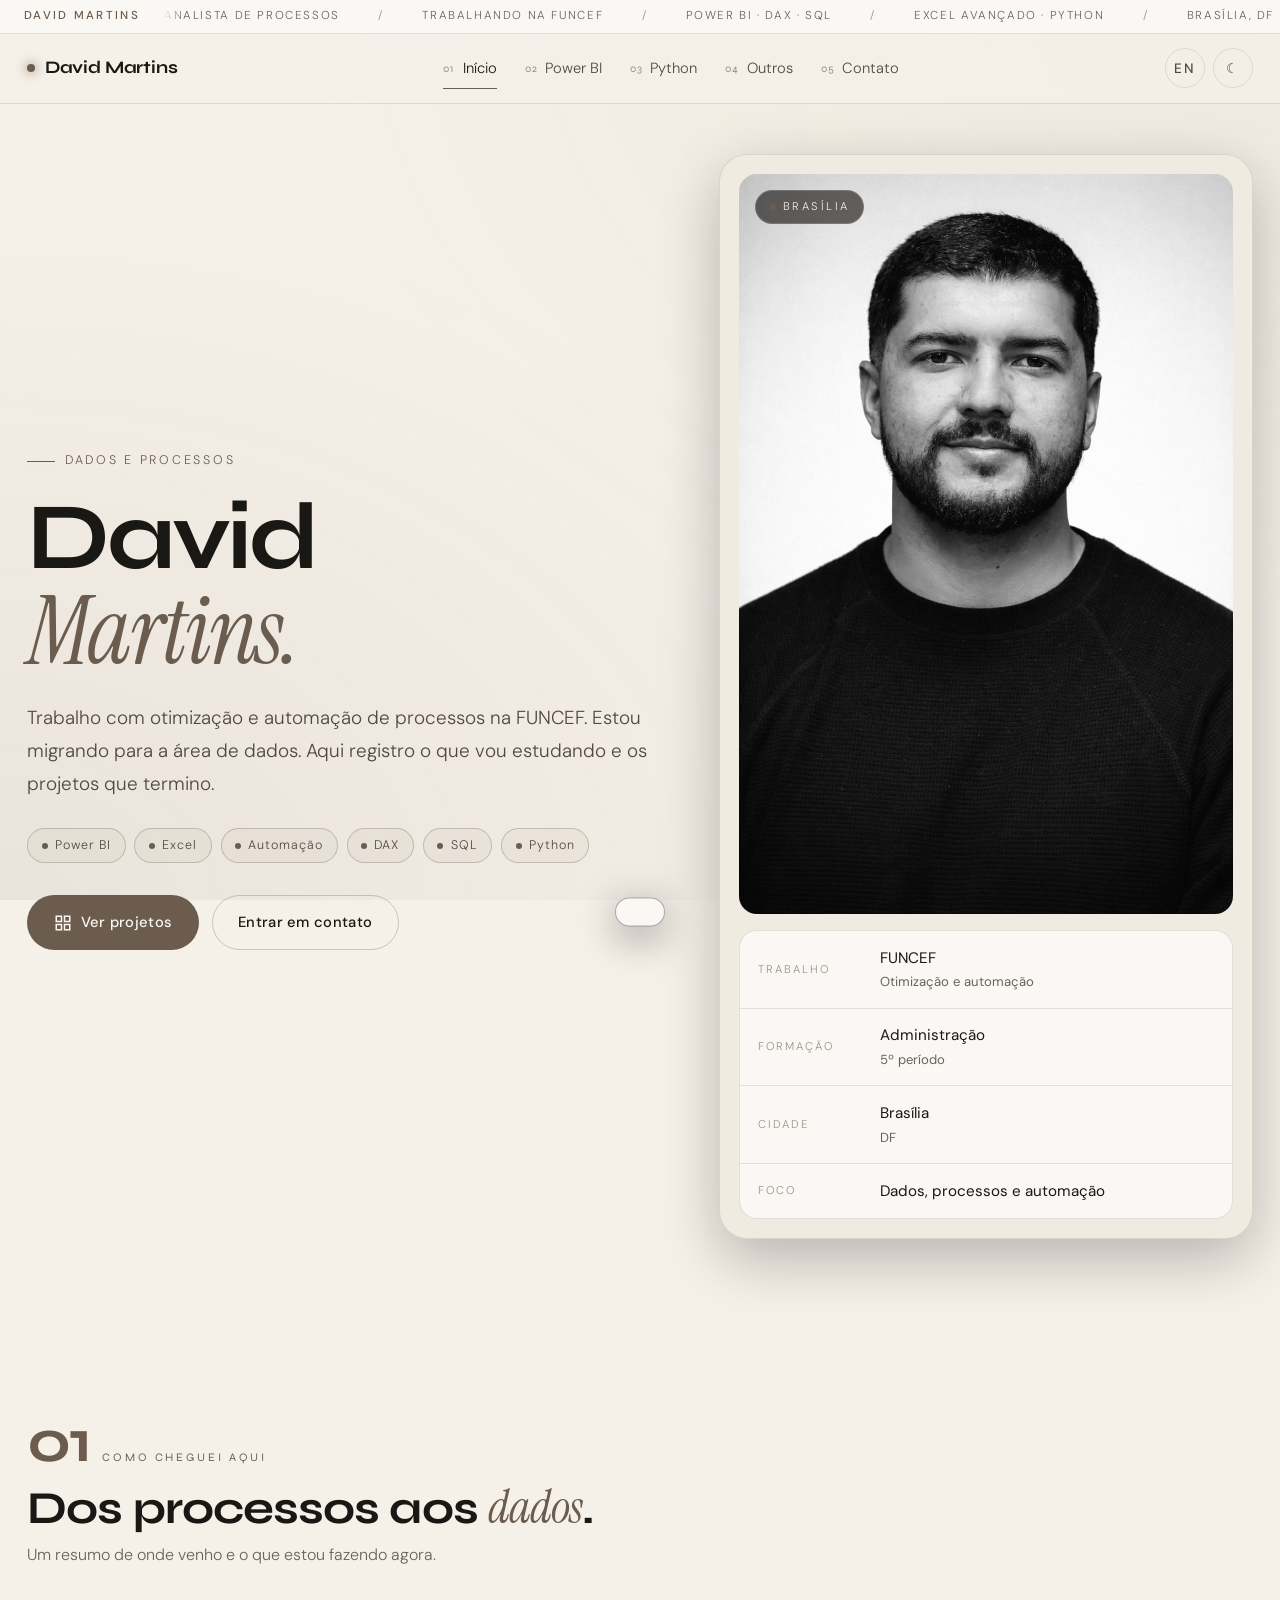
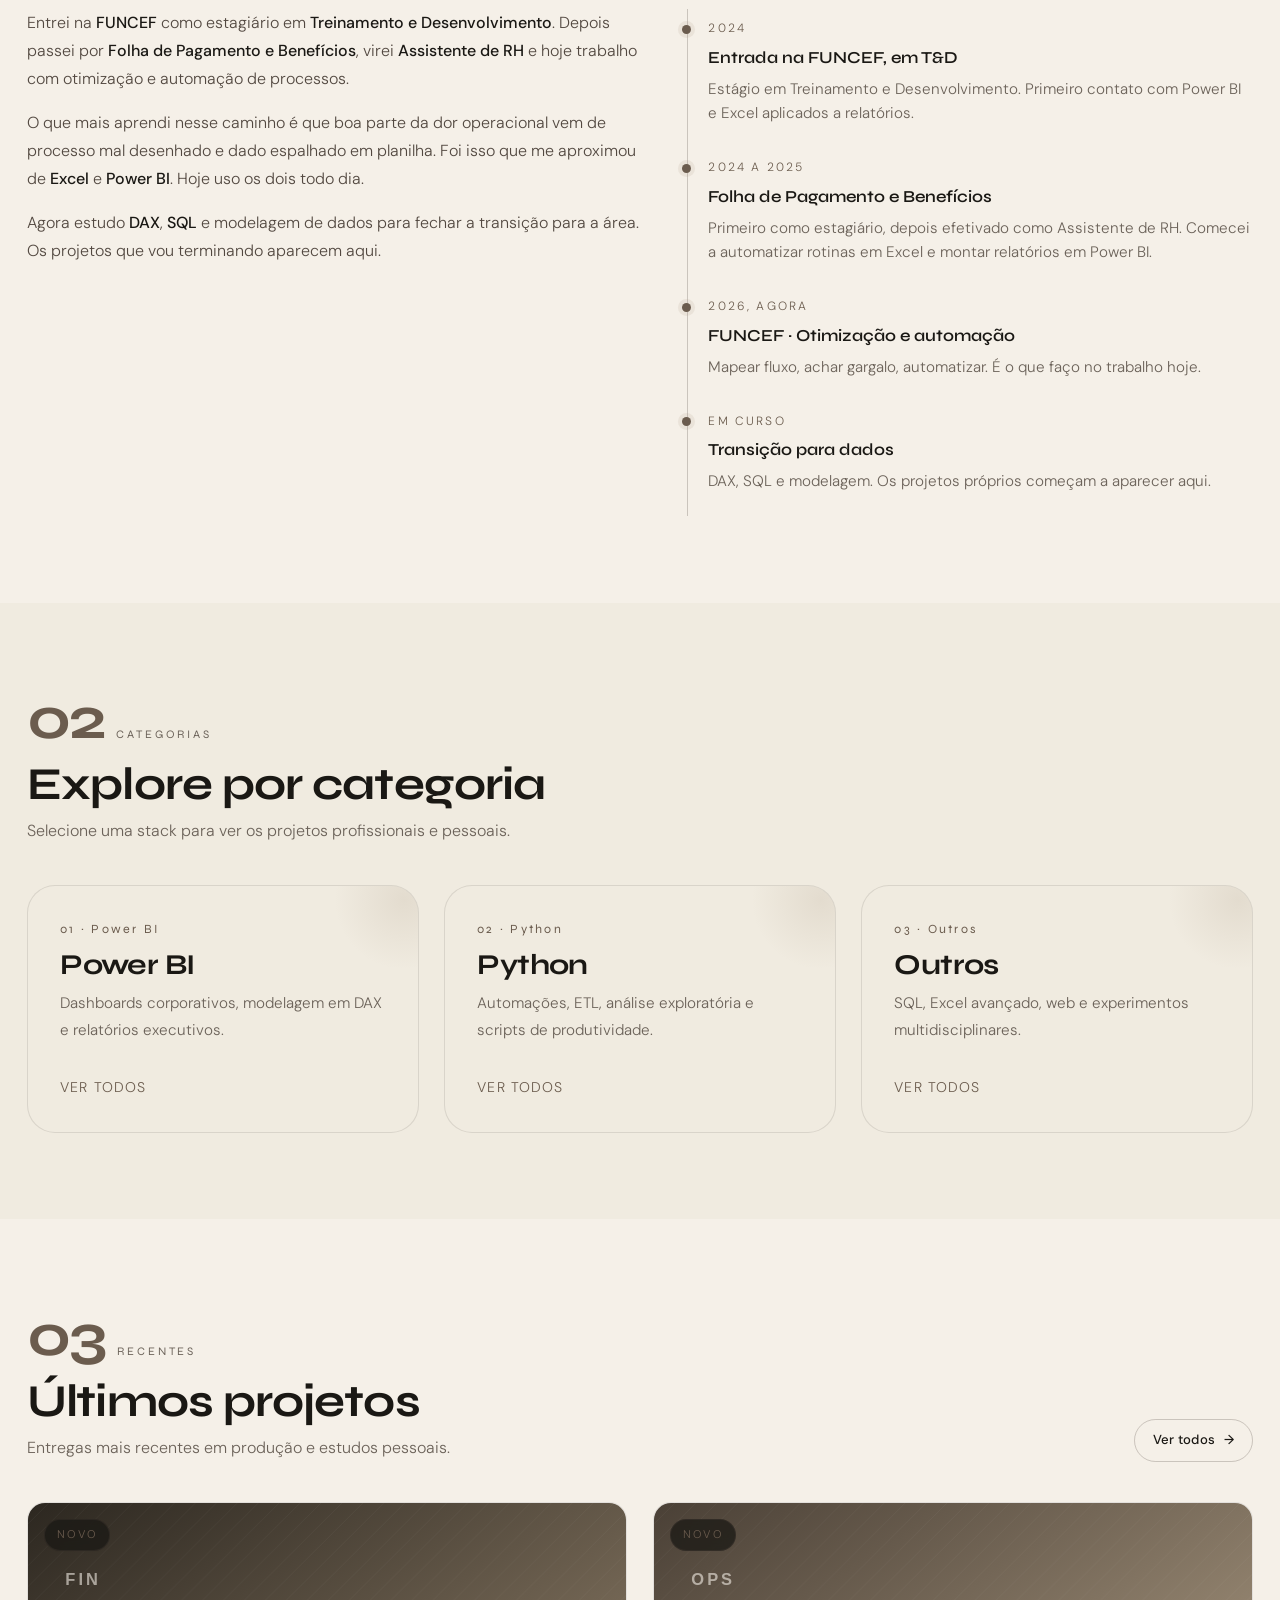
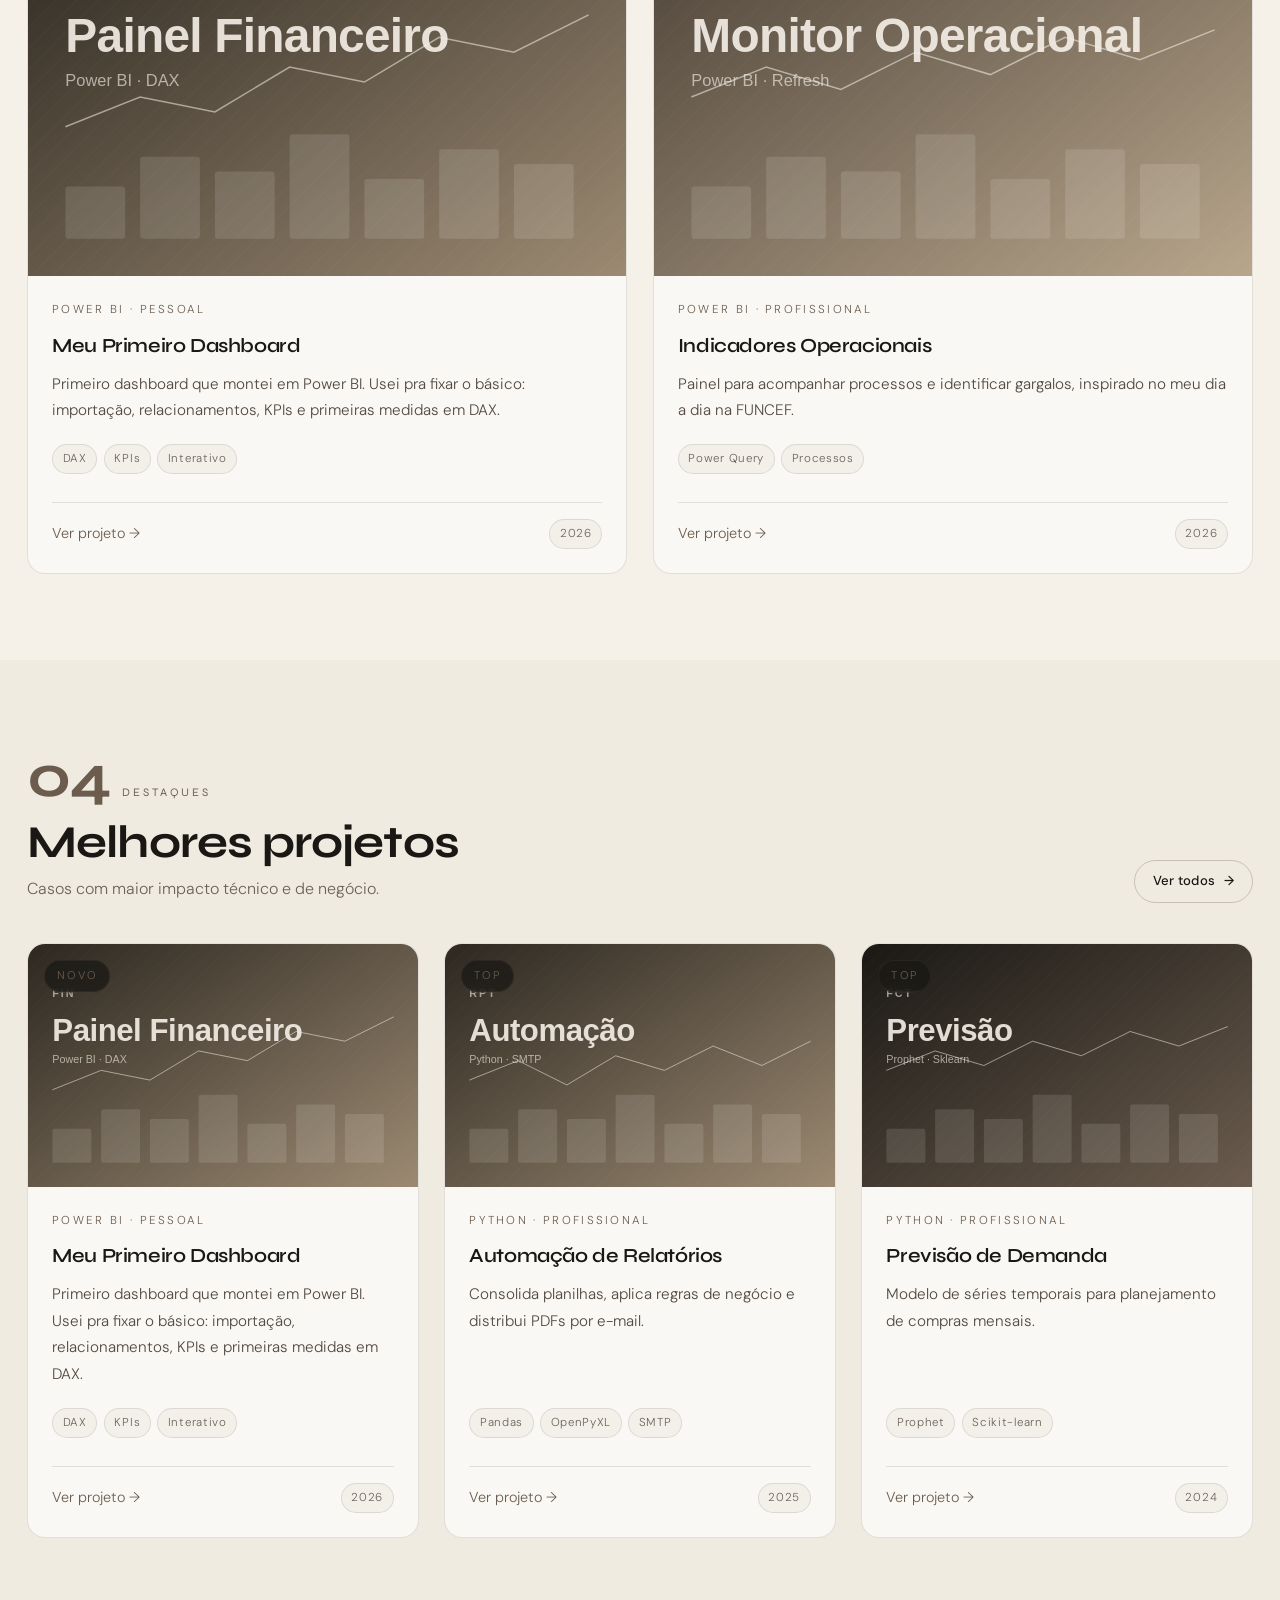
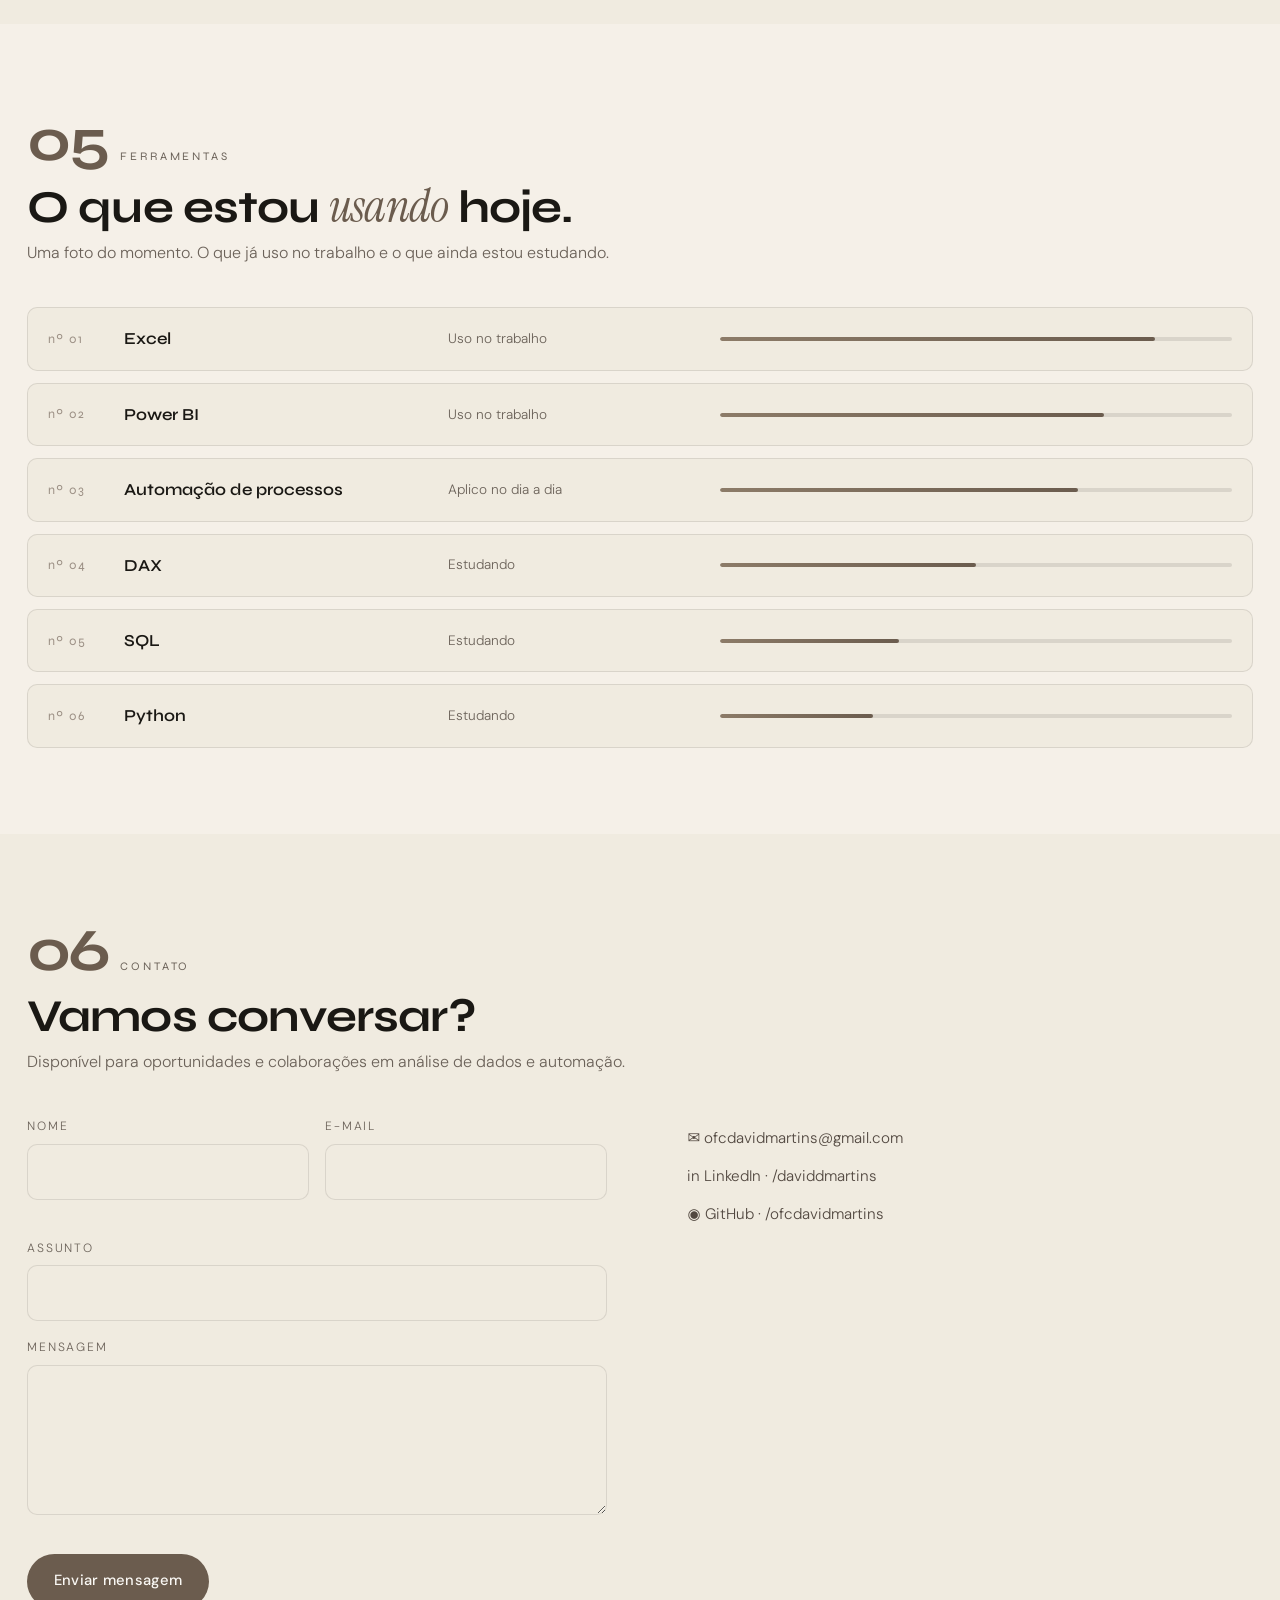
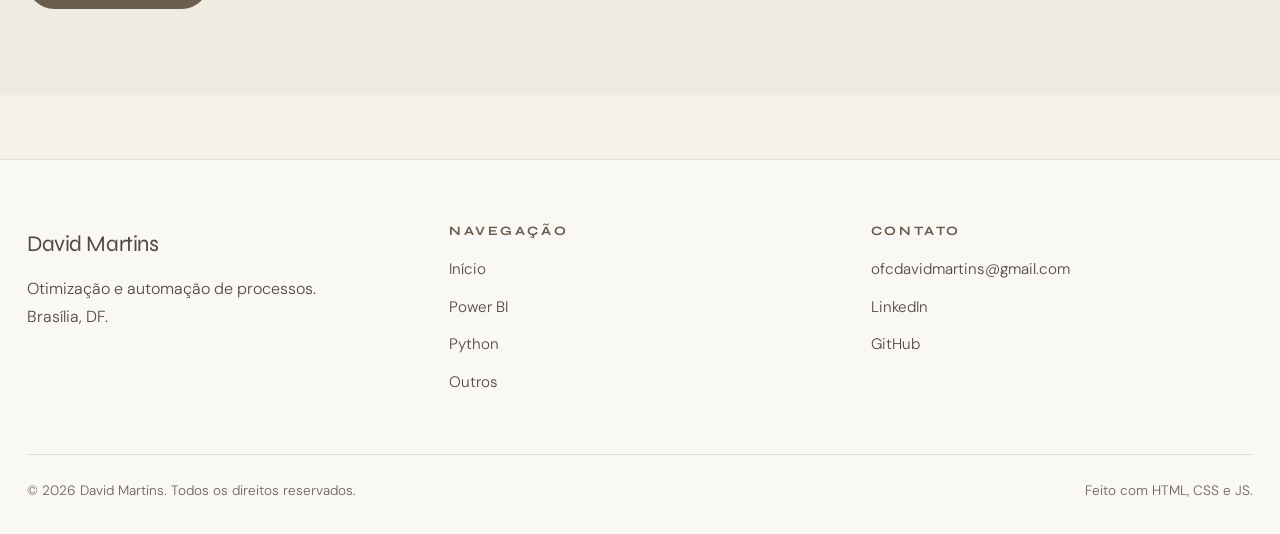
<file: index.html>
<!DOCTYPE html>
<html lang="pt-BR">
<head>
  <meta charset="UTF-8" />
  <meta name="viewport" content="width=device-width, initial-scale=1.0" />
  <title>David Martins · Análise de Dados & Automação de Processos</title>

  <meta name="description" content="David Martins. Otimização e automação de processos na FUNCEF. Portfólio de análise de dados com Power BI, DAX, SQL e Python. Brasília, DF." />
  <meta name="author" content="David Martins" />
  <meta name="keywords" content="portfólio, análise de dados, power bi, python, automação, dax, sql, david martins, brasília" />
  <meta name="theme-color" content="#1A1814" />

  <meta property="og:type" content="website" />
  <meta property="og:title" content="David Martins · Portfólio" />
  <meta property="og:description" content="Otimização e automação de processos. Análise de dados em Power BI, DAX, SQL e Python." />
  <meta property="og:image" content="assets/images/og-cover.svg" />
  <meta property="og:locale" content="pt_BR" />

  <link rel="icon" type="image/x-icon" href="assets/favicon.ico" />
  <link rel="canonical" href="./index.html" />

  <link rel="preconnect" href="https://fonts.googleapis.com" />
  <link rel="preconnect" href="https://fonts.gstatic.com" crossorigin />
  <link href="https://fonts.googleapis.com/css2?family=Syne:wght@500;600;700;800&family=DM+Sans:wght@300;400;500&family=Instrument+Serif:ital@0;1&display=swap" rel="stylesheet" />

  <link rel="stylesheet" href="css/reset.css" />
  <link rel="stylesheet" href="css/style.css" />
  <link rel="stylesheet" href="css/components.css" />
</head>
<body>
  <a class="skip-link" href="#main">Ir para o conteúdo</a>

  <!-- TICKER (identidade visual do projeto original) -->
  <div class="ticker" aria-hidden="true">
    <div class="ticker__label">David Martins</div>
    <div class="ticker__scroll">
      <div class="ticker__track">
        <span class="ticker__item">Analista de processos</span>
        <span class="ticker__item">Trabalhando na FUNCEF</span>
        <span class="ticker__item">Power BI · DAX · SQL</span>
        <span class="ticker__item">Excel avançado · Python</span>
        <span class="ticker__item">Brasília, DF</span>
        <span class="ticker__item">Migrando para dados</span>
        <span class="ticker__item">Analista de processos</span>
        <span class="ticker__item">Trabalhando na FUNCEF</span>
        <span class="ticker__item">Power BI · DAX · SQL</span>
        <span class="ticker__item">Excel avançado · Python</span>
        <span class="ticker__item">Brasília, DF</span>
        <span class="ticker__item">Migrando para dados</span>
      </div>
    </div>
  </div>

  <!-- NAVBAR -->
  <header class="navbar" role="banner">
    <div class="container navbar__inner">
      <a href="index.html" class="navbar__brand" aria-label="David Martins - Início">
        <span class="dot"></span> David Martins
      </a>
      <button class="navbar__toggle" type="button" aria-label="Abrir menu" aria-expanded="false" aria-controls="primary-menu">
        <span></span><span></span><span></span>
      </button>
      <nav class="navbar__menu" id="primary-menu" aria-label="Principal">
        <a class="navbar__link" href="index.html"><span class="num">01</span><span data-i18n="nav.home">Início</span></a>
        <a class="navbar__link" href="powerbi.html"><span class="num">02</span><span data-i18n="nav.powerbi">Power BI</span></a>
        <a class="navbar__link" href="python.html"><span class="num">03</span><span data-i18n="nav.python">Python</span></a>
        <a class="navbar__link" href="outros.html"><span class="num">04</span><span data-i18n="nav.outros">Outros</span></a>
        <a class="navbar__link" href="#contato"><span class="num">05</span><span data-i18n="nav.contact">Contato</span></a>
      </nav>
      <div class="navbar__actions">
        <button id="lang-toggle" class="icon-btn" type="button" aria-label="Switch to English">EN</button>
        <button id="theme-toggle" class="icon-btn" type="button" aria-label="Mudar para tema claro">
          <span id="theme-icon">☼</span>
        </button>
      </div>
    </div>
  </header>

  <main id="main">
    <!-- HERO -->
    <section class="hero">
      <div class="container hero__grid">
        <div class="hero__left reveal">
          <div class="hero__kicker" data-i18n="hero.kicker">Dados e processos</div>
          <h1 class="hero__title">
            David
            <span class="last">Martins.</span>
          </h1>
          <p class="hero__lead" data-i18n="hero.lead">
            Trabalho com otimização e automação de processos na <strong>FUNCEF</strong>.
            Estou migrando para a área de dados. Aqui registro o que vou estudando e os projetos que termino.
          </p>
          <div class="hero__tags">
            <span class="hero__tag">Power BI</span>
            <span class="hero__tag">Excel</span>
            <span class="hero__tag">Automação</span>
            <span class="hero__tag">DAX</span>
            <span class="hero__tag">SQL</span>
            <span class="hero__tag">Python</span>
          </div>
          <div class="hero__cta">
            <a href="#projetos" class="btn btn--primary">
              <svg viewBox="0 0 24 24" fill="none" stroke="currentColor" stroke-width="2" aria-hidden="true">
                <rect x="3" y="3" width="7" height="7"/><rect x="14" y="3" width="7" height="7"/>
                <rect x="14" y="14" width="7" height="7"/><rect x="3" y="14" width="7" height="7"/>
              </svg>
              <span data-i18n="hero.cta.see">Ver projetos</span>
            </a>
            <a href="#contato" class="btn btn--ghost" data-i18n="hero.cta.reach">Entrar em contato</a>
          </div>
        </div>

        <div class="hero__right reveal">
          <div class="profile-card">
            <div class="profile-photo">
              <span class="photo-badge"><span data-i18n="photo.badge">Brasília</span></span>
              <img src="assets/images/david.jpg" alt="Foto de David Martins" loading="eager" />
            </div>
            <div class="id-card">
              <div class="id-row">
                <div class="id-label" data-i18n="id.work">Trabalho</div>
                <div class="id-value">
                  <span data-i18n="id.work.val">FUNCEF</span>
                  <span class="sub" data-i18n="id.work.sub">Otimização e automação</span>
                </div>
              </div>
              <div class="id-row">
                <div class="id-label" data-i18n="id.study">Formação</div>
                <div class="id-value">
                  <span data-i18n="id.study.val">Administração</span>
                  <span class="sub" data-i18n="id.study.sub">5º período</span>
                </div>
              </div>
              <div class="id-row">
                <div class="id-label" data-i18n="id.city">Cidade</div>
                <div class="id-value">
                  <span data-i18n="id.city.val">Brasília</span>
                  <span class="sub" data-i18n="id.city.sub">DF</span>
                </div>
              </div>
              <div class="id-row">
                <div class="id-label" data-i18n="id.focus">Foco</div>
                <div class="id-value" data-i18n="id.focus.val">Dados, processos e automação</div>
              </div>
            </div>
          </div>
        </div>
      </div>
    </section>

    <!-- SOBRE -->
    <section class="section" id="sobre" aria-labelledby="sobre-title">
      <div class="container">
        <div class="section__head reveal">
          <div>
            <div class="section__num">
              <span class="big">01</span>
              <span class="label" data-i18n="about.kicker">Como cheguei aqui</span>
            </div>
            <h2 id="sobre-title" class="section-title">
              <span data-i18n="about.title">Dos processos aos</span> <em data-i18n="about.title.em">dados</em>.
            </h2>
            <p data-i18n="about.desc">Um resumo de onde venho e o que estou fazendo agora.</p>
          </div>
        </div>

        <div class="about reveal">
          <div class="about__text">
            <p>Entrei na <strong>FUNCEF</strong> como estagiário em <strong>Treinamento e Desenvolvimento</strong>. Depois passei por <strong>Folha de Pagamento e Benefícios</strong>, virei <strong>Assistente de RH</strong> e hoje trabalho com otimização e automação de processos.</p>
            <p>O que mais aprendi nesse caminho é que boa parte da dor operacional vem de processo mal desenhado e dado espalhado em planilha. Foi isso que me aproximou de <strong>Excel</strong> e <strong>Power BI</strong>. Hoje uso os dois todo dia.</p>
            <p>Agora estudo <strong>DAX</strong>, <strong>SQL</strong> e modelagem de dados para fechar a transição para a área. Os projetos que vou terminando aparecem aqui.</p>
          </div>
          <div class="timeline">
            <div class="timeline__item">
              <div class="timeline__when">2024</div>
              <div class="timeline__what">Entrada na FUNCEF, em T&amp;D</div>
              <div class="timeline__detail">Estágio em Treinamento e Desenvolvimento. Primeiro contato com Power BI e Excel aplicados a relatórios.</div>
            </div>
            <div class="timeline__item">
              <div class="timeline__when">2024 a 2025</div>
              <div class="timeline__what">Folha de Pagamento e Benefícios</div>
              <div class="timeline__detail">Primeiro como estagiário, depois efetivado como Assistente de RH. Comecei a automatizar rotinas em Excel e montar relatórios em Power BI.</div>
            </div>
            <div class="timeline__item">
              <div class="timeline__when">2026, agora</div>
              <div class="timeline__what">FUNCEF · Otimização e automação</div>
              <div class="timeline__detail">Mapear fluxo, achar gargalo, automatizar. É o que faço no trabalho hoje.</div>
            </div>
            <div class="timeline__item">
              <div class="timeline__when">em curso</div>
              <div class="timeline__what">Transição para dados</div>
              <div class="timeline__detail">DAX, SQL e modelagem. Os projetos próprios começam a aparecer aqui.</div>
            </div>
          </div>
        </div>
      </div>
    </section>

    <!-- CATEGORIAS -->
    <section class="section section--alt" id="categorias" aria-labelledby="categorias-title">
      <div class="container">
        <div class="section__head reveal">
          <div>
            <div class="section__num">
              <span class="big">02</span>
              <span class="label">Categorias</span>
            </div>
            <h2 id="categorias-title" class="section-title" data-i18n="cats.title">Explore por categoria</h2>
            <p data-i18n="cats.desc">Selecione uma stack para ver os projetos profissionais e pessoais.</p>
          </div>
        </div>

        <div class="grid grid--3">
          <a href="powerbi.html" class="cat-card reveal">
            <div>
              <div class="cat-card__num">01 · Power BI</div>
              <h3 class="cat-card__title">Power BI</h3>
              <p class="cat-card__desc">Dashboards corporativos, modelagem em DAX e relatórios executivos.</p>
            </div>
            <span class="cat-card__arrow" data-i18n="seeAll">Ver todos</span>
          </a>
          <a href="python.html" class="cat-card reveal">
            <div>
              <div class="cat-card__num">02 · Python</div>
              <h3 class="cat-card__title">Python</h3>
              <p class="cat-card__desc">Automações, ETL, análise exploratória e scripts de produtividade.</p>
            </div>
            <span class="cat-card__arrow" data-i18n="seeAll">Ver todos</span>
          </a>
          <a href="outros.html" class="cat-card reveal">
            <div>
              <div class="cat-card__num">03 · Outros</div>
              <h3 class="cat-card__title">Outros</h3>
              <p class="cat-card__desc">SQL, Excel avançado, web e experimentos multidisciplinares.</p>
            </div>
            <span class="cat-card__arrow" data-i18n="seeAll">Ver todos</span>
          </a>
        </div>
      </div>
    </section>

    <!-- ÚLTIMOS -->
    <section class="section" id="projetos" aria-labelledby="ultimos-title">
      <div class="container">
        <div class="section__head reveal">
          <div>
            <div class="section__num">
              <span class="big">03</span>
              <span class="label">Recentes</span>
            </div>
            <h2 id="ultimos-title" class="section-title" data-i18n="latest.title">Últimos projetos</h2>
            <p data-i18n="latest.desc">Entregas mais recentes em produção e estudos pessoais.</p>
          </div>
          <a href="powerbi.html" class="btn btn--ghost btn--sm"><span data-i18n="seeAll">Ver todos</span> →</a>
        </div>
        <div class="grid" data-render="latest"></div>
      </div>
    </section>

    <!-- MELHORES -->
    <section class="section section--alt" aria-labelledby="melhores-title">
      <div class="container">
        <div class="section__head reveal">
          <div>
            <div class="section__num">
              <span class="big">04</span>
              <span class="label">Destaques</span>
            </div>
            <h2 id="melhores-title" class="section-title" data-i18n="best.title">Melhores projetos</h2>
            <p data-i18n="best.desc">Casos com maior impacto técnico e de negócio.</p>
          </div>
          <a href="outros.html" class="btn btn--ghost btn--sm"><span data-i18n="seeAll">Ver todos</span> →</a>
        </div>
        <div class="grid" data-render="best"></div>
      </div>
    </section>

    <!-- STACK -->
    <section class="section" id="stack" aria-labelledby="stack-title">
      <div class="container">
        <div class="section__head reveal">
          <div>
            <div class="section__num">
              <span class="big">05</span>
              <span class="label" data-i18n="stack.kicker">Ferramentas</span>
            </div>
            <h2 id="stack-title" class="section-title">
              <span data-i18n="stack.title">O que estou</span> <em data-i18n="stack.title.em">usando</em> hoje.
            </h2>
            <p data-i18n="stack.desc">Uma foto do momento. O que já uso no trabalho e o que ainda estou estudando.</p>
          </div>
        </div>

        <div class="stack-list reveal">
          <div class="stack-item" style="--fill: 0.85">
            <div class="stack-num">nº 01</div>
            <div class="stack-name">Excel</div>
            <div class="stack-level">Uso no trabalho</div>
            <div class="stack-bar"><div class="stack-bar__fill"></div></div>
          </div>
          <div class="stack-item" style="--fill: 0.75">
            <div class="stack-num">nº 02</div>
            <div class="stack-name">Power BI</div>
            <div class="stack-level">Uso no trabalho</div>
            <div class="stack-bar"><div class="stack-bar__fill"></div></div>
          </div>
          <div class="stack-item" style="--fill: 0.7">
            <div class="stack-num">nº 03</div>
            <div class="stack-name">Automação de processos</div>
            <div class="stack-level">Aplico no dia a dia</div>
            <div class="stack-bar"><div class="stack-bar__fill"></div></div>
          </div>
          <div class="stack-item" style="--fill: 0.5">
            <div class="stack-num">nº 04</div>
            <div class="stack-name">DAX</div>
            <div class="stack-level">Estudando</div>
            <div class="stack-bar"><div class="stack-bar__fill"></div></div>
          </div>
          <div class="stack-item" style="--fill: 0.35">
            <div class="stack-num">nº 05</div>
            <div class="stack-name">SQL</div>
            <div class="stack-level">Estudando</div>
            <div class="stack-bar"><div class="stack-bar__fill"></div></div>
          </div>
          <div class="stack-item" style="--fill: 0.3">
            <div class="stack-num">nº 06</div>
            <div class="stack-name">Python</div>
            <div class="stack-level">Estudando</div>
            <div class="stack-bar"><div class="stack-bar__fill"></div></div>
          </div>
        </div>
      </div>
    </section>

    <!-- CONTATO -->
    <section class="section section--alt" id="contato" aria-labelledby="contato-title">
      <div class="container">
        <div class="section__head reveal">
          <div>
            <div class="section__num">
              <span class="big">06</span>
              <span class="label" data-i18n="contact.kicker">Contato</span>
            </div>
            <h2 id="contato-title" class="section-title" data-i18n="contact.title">Vamos conversar?</h2>
            <p data-i18n="contact.desc">Disponível para oportunidades e colaborações em análise de dados e automação.</p>
          </div>
        </div>

        <div class="about reveal">
          <form id="contact-form" class="form" novalidate>
            <div class="form__row">
              <div class="form__field">
                <label class="form__label" for="c-name" data-i18n="contact.name">Nome</label>
                <input class="form__input" id="c-name" name="name" type="text" autocomplete="name" required />
                <span class="form__error" data-error="name"></span>
              </div>
              <div class="form__field">
                <label class="form__label" for="c-email" data-i18n="contact.email">E-mail</label>
                <input class="form__input" id="c-email" name="email" type="email" autocomplete="email" required />
                <span class="form__error" data-error="email"></span>
              </div>
            </div>
            <div class="form__field">
              <label class="form__label" for="c-subject" data-i18n="contact.subject">Assunto</label>
              <input class="form__input" id="c-subject" name="subject" type="text" />
            </div>
            <div class="form__field">
              <label class="form__label" for="c-message" data-i18n="contact.message">Mensagem</label>
              <textarea class="form__textarea" id="c-message" name="message" rows="5" required></textarea>
              <span class="form__error" data-error="message"></span>
            </div>
            <button type="submit" class="btn btn--primary form__submit" data-i18n="contact.send">Enviar mensagem</button>
          </form>

          <div>
            <ul class="footer__list" style="margin-top:0.5rem">
              <li><a href="mailto:ofcdavidmartins@gmail.com" data-feedback="Abrindo cliente de e-mail…">✉ ofcdavidmartins@gmail.com</a></li>
              <li><a href="https://www.linkedin.com/in/daviddmartins/" rel="noopener" target="_blank">in LinkedIn · /daviddmartins</a></li>
              <li><a href="https://github.com/ofcdavidmartins-png" rel="noopener" target="_blank">◉ GitHub · /ofcdavidmartins</a></li>
            </ul>
          </div>
        </div>
      </div>
    </section>
  </main>

  <!-- FOOTER -->
  <footer class="footer" role="contentinfo">
    <div class="container">
      <div class="footer__grid">
        <div class="footer__col">
          <p class="footer__title">David Martins</p>
          <p>Otimização e automação de processos.<br />Brasília, DF.</p>
        </div>
        <div class="footer__col">
          <h4>Navegação</h4>
          <ul class="footer__list">
            <li><a href="index.html" data-i18n="nav.home">Início</a></li>
            <li><a href="powerbi.html" data-i18n="nav.powerbi">Power BI</a></li>
            <li><a href="python.html" data-i18n="nav.python">Python</a></li>
            <li><a href="outros.html" data-i18n="nav.outros">Outros</a></li>
          </ul>
        </div>
        <div class="footer__col">
          <h4>Contato</h4>
          <ul class="footer__list">
            <li><a href="mailto:ofcdavidmartins@gmail.com">ofcdavidmartins@gmail.com</a></li>
            <li><a href="https://www.linkedin.com/in/daviddmartins/" rel="noopener" target="_blank">LinkedIn</a></li>
            <li><a href="https://github.com/ofcdavidmartins-png" rel="noopener" target="_blank">GitHub</a></li>
          </ul>
        </div>
      </div>
      <div class="footer__bottom">
        <span>© <span id="currentYear"></span> David Martins. <span data-i18n="footer.rights">Todos os direitos reservados.</span></span>
        <span data-i18n="footer.made">Feito com HTML, CSS e JS.</span>
      </div>
    </div>
  </footer>

  <button class="back-to-top" aria-label="Voltar ao topo">↑</button>
  <div class="toast" role="status" aria-live="polite"></div>

  <script src="js/i18n.js" defer></script>
  <script src="js/projects.js" defer></script>
  <script src="js/script.js" defer></script>
</body>
</html>
</file>
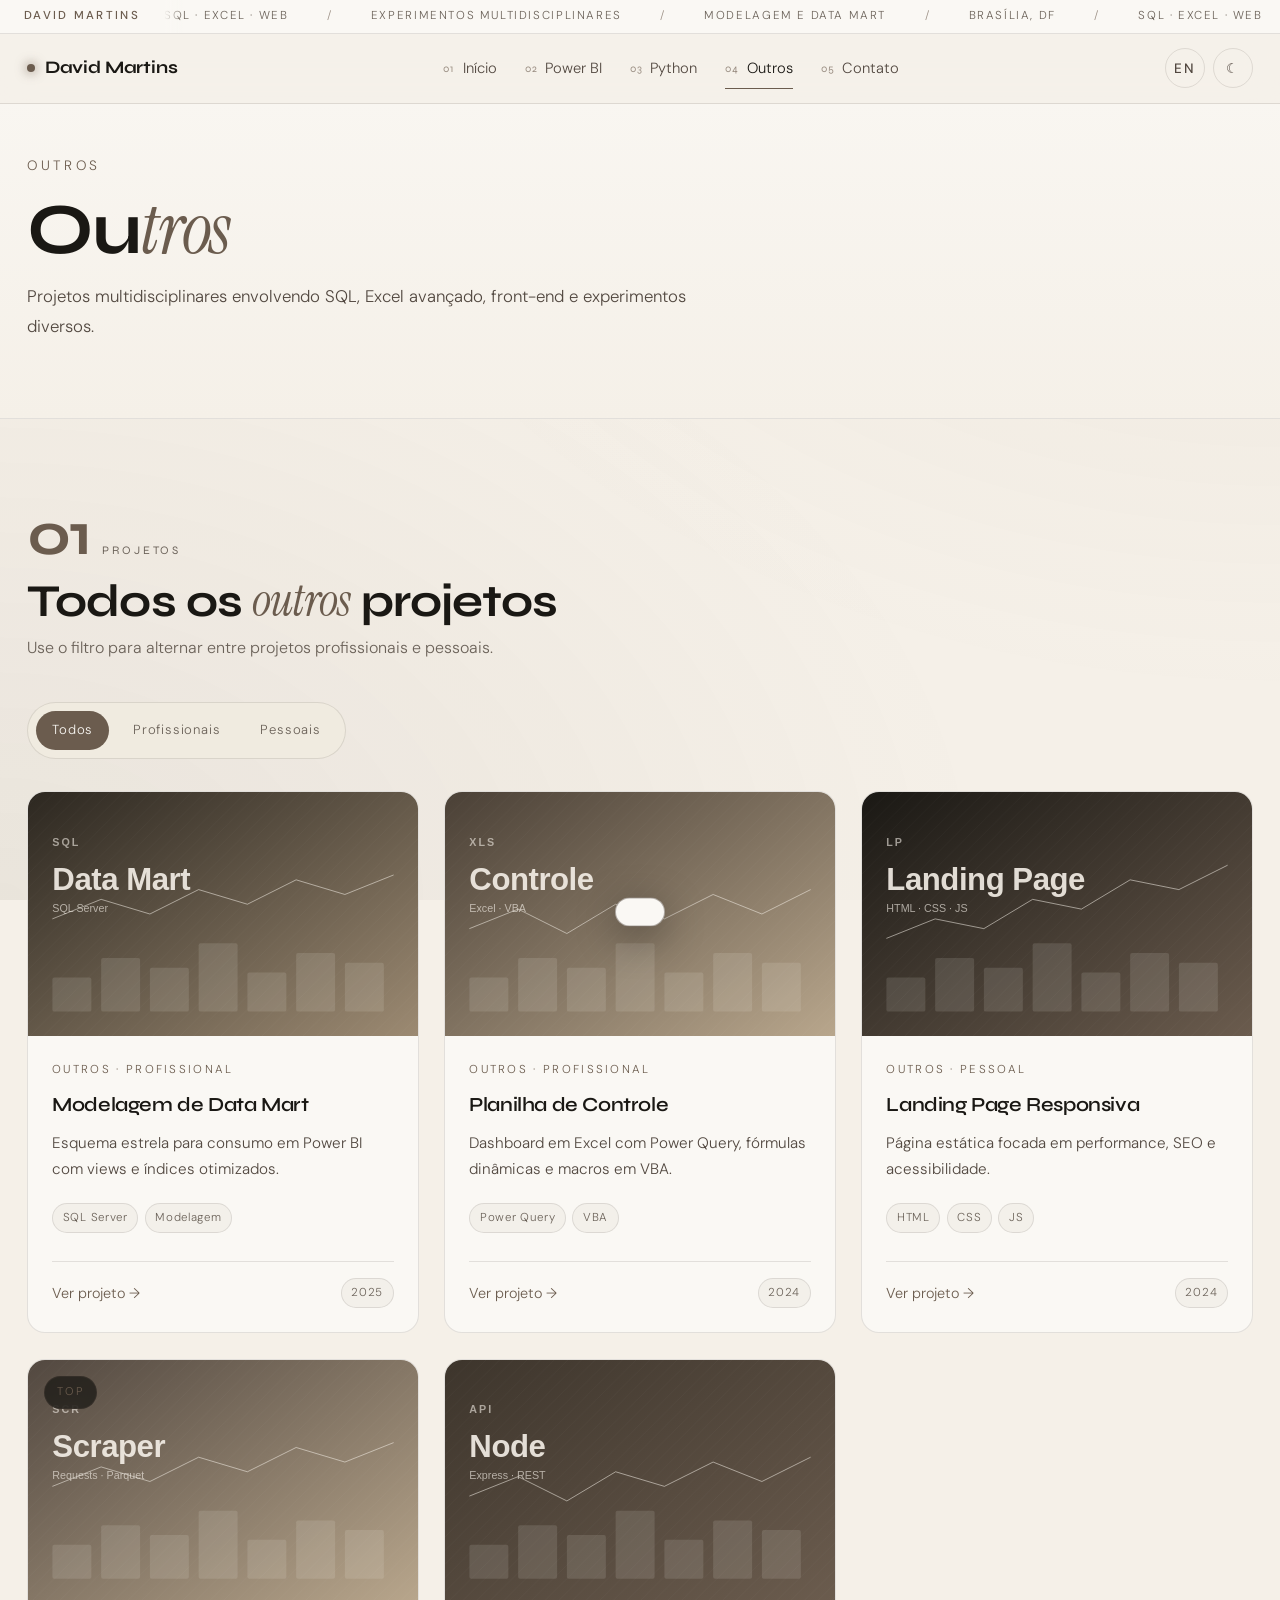
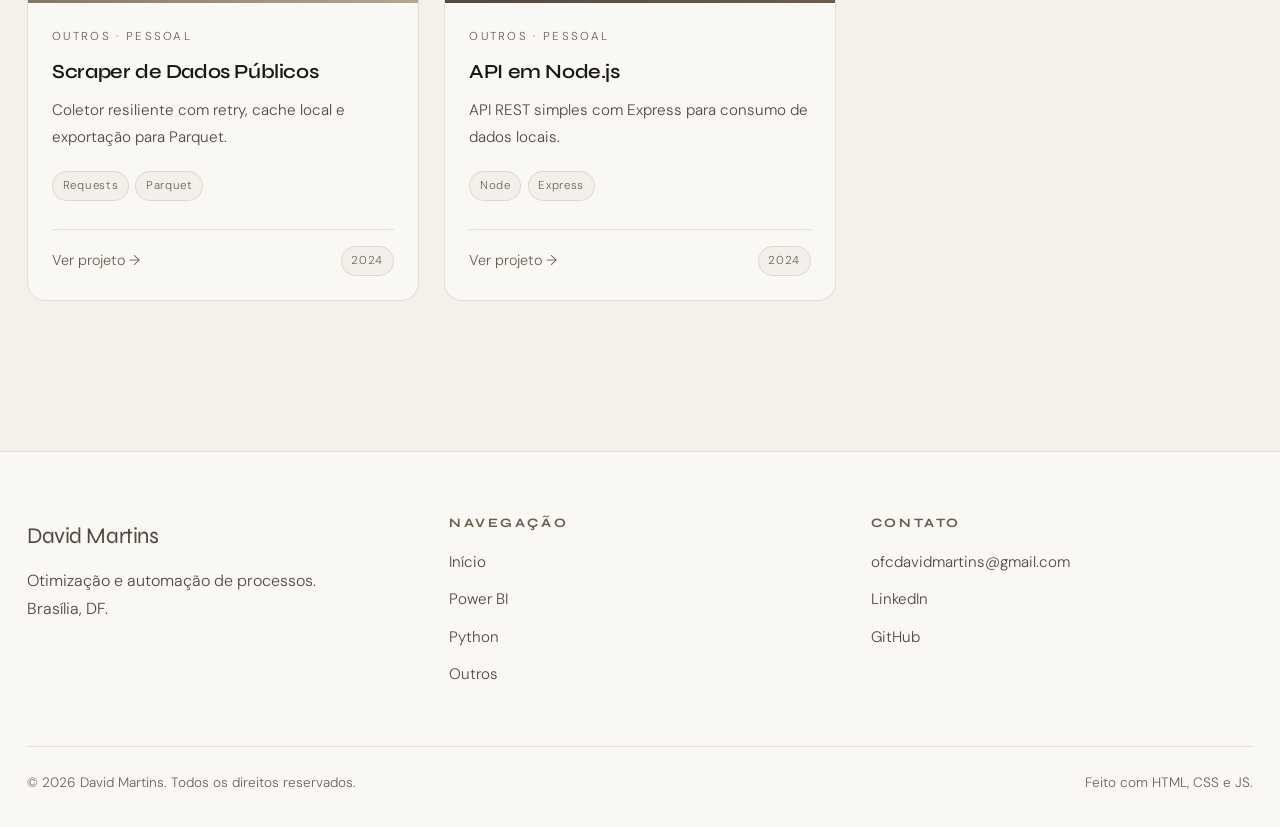
<file: outros.html>
<!DOCTYPE html>
<html lang="pt-BR">
<head>
  <meta charset="UTF-8" />
  <meta name="viewport" content="width=device-width, initial-scale=1.0" />
  <title>Outros · Projetos · David Martins</title>
  <meta name="description" content="Outros projetos de David Martins — SQL, Excel avançado, web e experimentos multidisciplinares." />
  <meta name="theme-color" content="#1A1814" />
  <link rel="canonical" href="./outros.html" />
  <link rel="icon" type="image/x-icon" href="assets/favicon.ico" />

  <link rel="preconnect" href="https://fonts.googleapis.com" />
  <link rel="preconnect" href="https://fonts.gstatic.com" crossorigin />
  <link href="https://fonts.googleapis.com/css2?family=Syne:wght@500;600;700;800&family=DM+Sans:wght@300;400;500&family=Instrument+Serif:ital@0;1&display=swap" rel="stylesheet" />

  <link rel="stylesheet" href="css/reset.css" />
  <link rel="stylesheet" href="css/style.css" />
  <link rel="stylesheet" href="css/components.css" />
</head>
<body>
  <a class="skip-link" href="#main">Ir para o conteúdo</a>

  <div class="ticker" aria-hidden="true">
    <div class="ticker__label">David Martins</div>
    <div class="ticker__scroll">
      <div class="ticker__track">
        <span class="ticker__item">SQL · Excel · Web</span>
        <span class="ticker__item">Experimentos multidisciplinares</span>
        <span class="ticker__item">Modelagem e Data Mart</span>
        <span class="ticker__item">Brasília, DF</span>
        <span class="ticker__item">SQL · Excel · Web</span>
        <span class="ticker__item">Experimentos multidisciplinares</span>
        <span class="ticker__item">Modelagem e Data Mart</span>
        <span class="ticker__item">Brasília, DF</span>
      </div>
    </div>
  </div>

  <header class="navbar" role="banner">
    <div class="container navbar__inner">
      <a href="index.html" class="navbar__brand"><span class="dot"></span> David Martins</a>
      <button class="navbar__toggle" type="button" aria-label="Abrir menu" aria-expanded="false" aria-controls="primary-menu"><span></span><span></span><span></span></button>
      <nav class="navbar__menu" id="primary-menu" aria-label="Principal">
        <a class="navbar__link" href="index.html"><span class="num">01</span><span data-i18n="nav.home">Início</span></a>
        <a class="navbar__link" href="powerbi.html"><span class="num">02</span><span data-i18n="nav.powerbi">Power BI</span></a>
        <a class="navbar__link" href="python.html"><span class="num">03</span><span data-i18n="nav.python">Python</span></a>
        <a class="navbar__link" href="outros.html"><span class="num">04</span><span data-i18n="nav.outros">Outros</span></a>
        <a class="navbar__link" href="index.html#contato"><span class="num">05</span><span data-i18n="nav.contact">Contato</span></a>
      </nav>
      <div class="navbar__actions">
        <button id="lang-toggle" class="icon-btn" type="button">EN</button>
        <button id="theme-toggle" class="icon-btn" type="button" aria-label="Mudar tema"><span id="theme-icon">☼</span></button>
      </div>
    </div>
  </header>

  <main id="main">
    <section class="page-header">
      <div class="container reveal">
        <p class="page-header__category" data-i18n="nav.outros">Outros</p>
        <h1 class="page-header__title">Ou<em>tros</em></h1>
        <p class="page-header__desc">
          Projetos multidisciplinares envolvendo SQL, Excel avançado, front-end e
          experimentos diversos.
        </p>
      </div>
    </section>

    <section class="section" aria-labelledby="out-title">
      <div class="container">
        <div class="section__head reveal">
          <div>
            <div class="section__num"><span class="big">01</span><span class="label">Projetos</span></div>
            <h2 id="out-title" class="section-title">Todos os <em>outros</em> projetos</h2>
            <p>Use o filtro para alternar entre projetos profissionais e pessoais.</p>
          </div>
        </div>

        <div class="filters" data-target="#out-mount" role="group" aria-label="Filtros de projeto">
          <button class="filter is-active" data-filter="all" data-i18n="filters.all">Todos</button>
          <button class="filter" data-filter="profissional" data-i18n="filters.profissional">Profissionais</button>
          <button class="filter" data-filter="pessoal" data-i18n="filters.pessoal">Pessoais</button>
        </div>

        <div class="grid" id="out-mount" data-render-category="outros" data-filter="all"></div>
      </div>
    </section>
  </main>

  <footer class="footer" role="contentinfo">
    <div class="container">
      <div class="footer__grid">
        <div class="footer__col">
          <p class="footer__title">David Martins</p>
          <p>Otimização e automação de processos.<br />Brasília, DF.</p>
        </div>
        <div class="footer__col">
          <h4>Navegação</h4>
          <ul class="footer__list">
            <li><a href="index.html" data-i18n="nav.home">Início</a></li>
            <li><a href="powerbi.html" data-i18n="nav.powerbi">Power BI</a></li>
            <li><a href="python.html" data-i18n="nav.python">Python</a></li>
            <li><a href="outros.html" data-i18n="nav.outros">Outros</a></li>
          </ul>
        </div>
        <div class="footer__col">
          <h4>Contato</h4>
          <ul class="footer__list">
            <li><a href="mailto:ofcdavidmartins@gmail.com">ofcdavidmartins@gmail.com</a></li>
            <li><a href="https://www.linkedin.com/in/daviddmartins/" rel="noopener" target="_blank">LinkedIn</a></li>
            <li><a href="https://github.com/ofcdavidmartins-png" rel="noopener" target="_blank">GitHub</a></li>
          </ul>
        </div>
      </div>
      <div class="footer__bottom">
        <span>© <span id="currentYear"></span> David Martins. <span data-i18n="footer.rights">Todos os direitos reservados.</span></span>
        <span data-i18n="footer.made">Feito com HTML, CSS e JS.</span>
      </div>
    </div>
  </footer>

  <button class="back-to-top" aria-label="Voltar ao topo">↑</button>
  <div class="toast" role="status" aria-live="polite"></div>

  <script src="js/i18n.js" defer></script>
  <script src="js/projects.js" defer></script>
  <script src="js/script.js" defer></script>
</body>
</html>
</file>
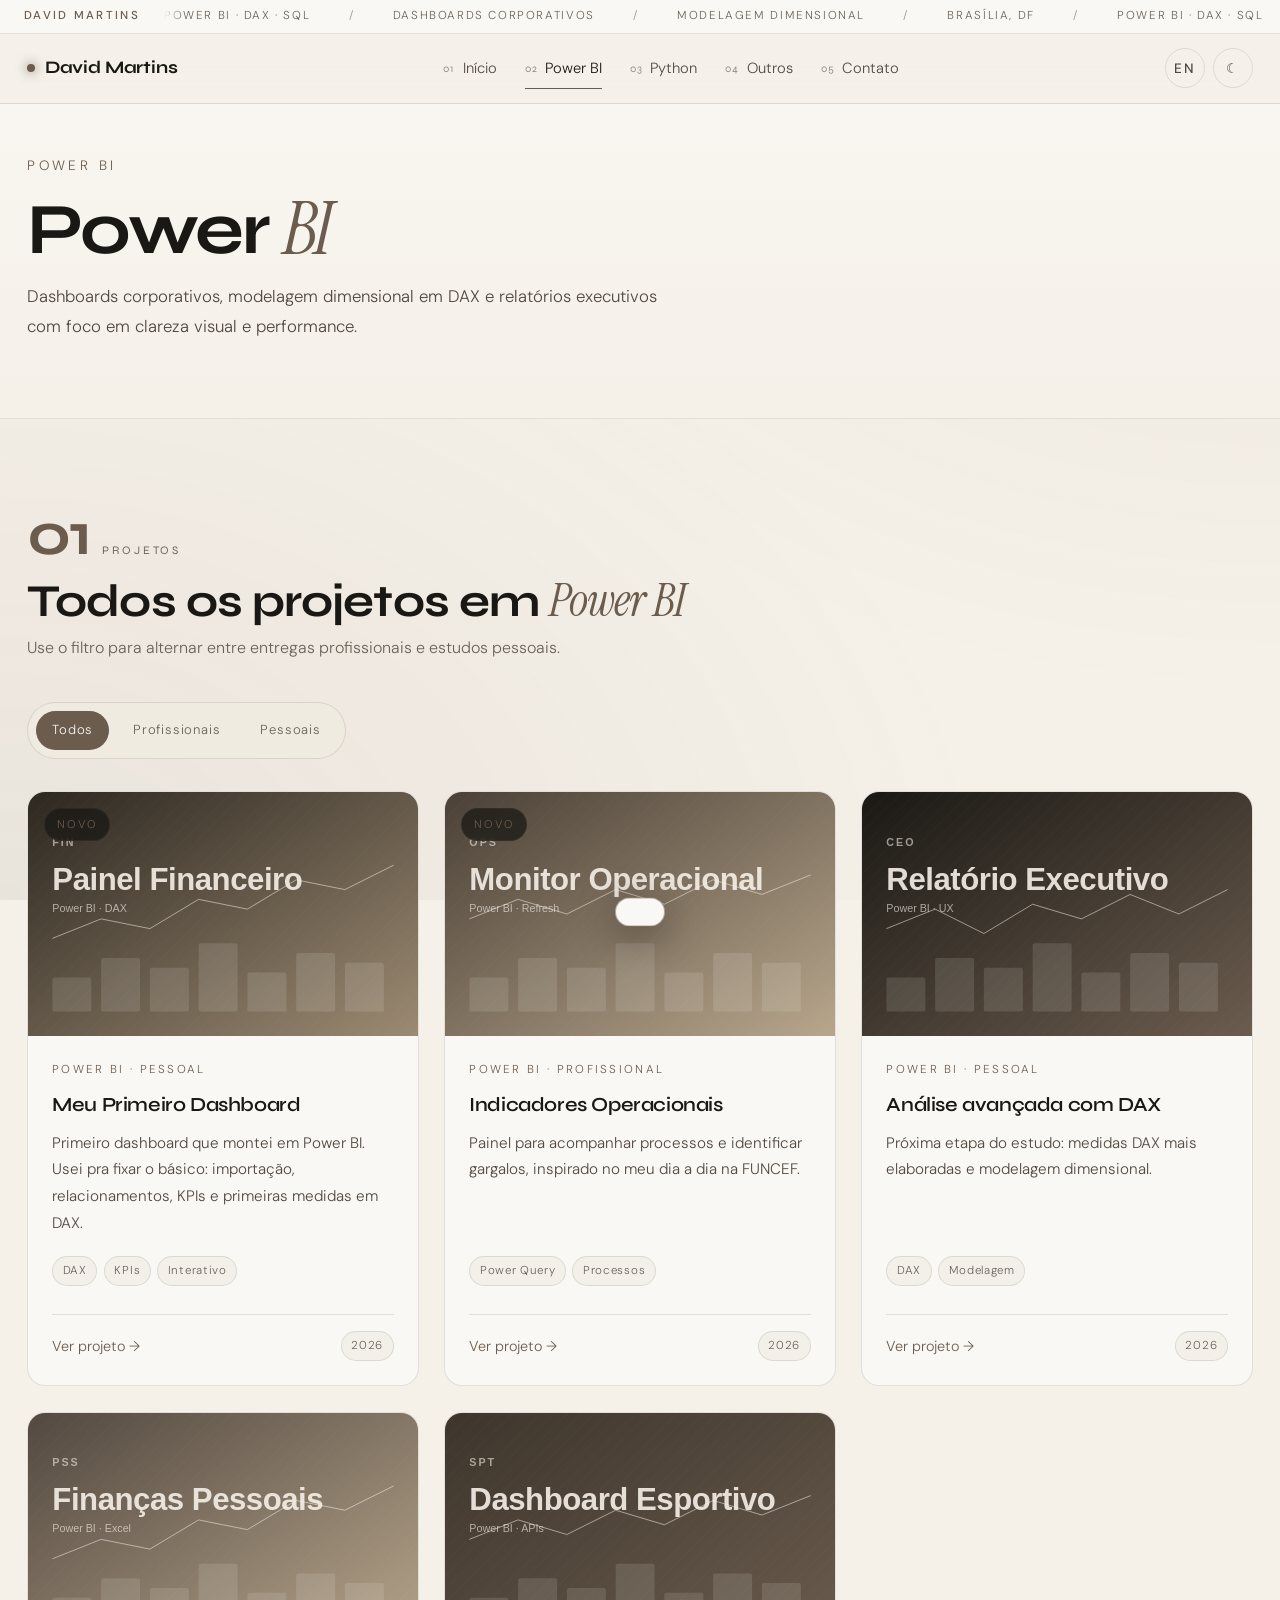
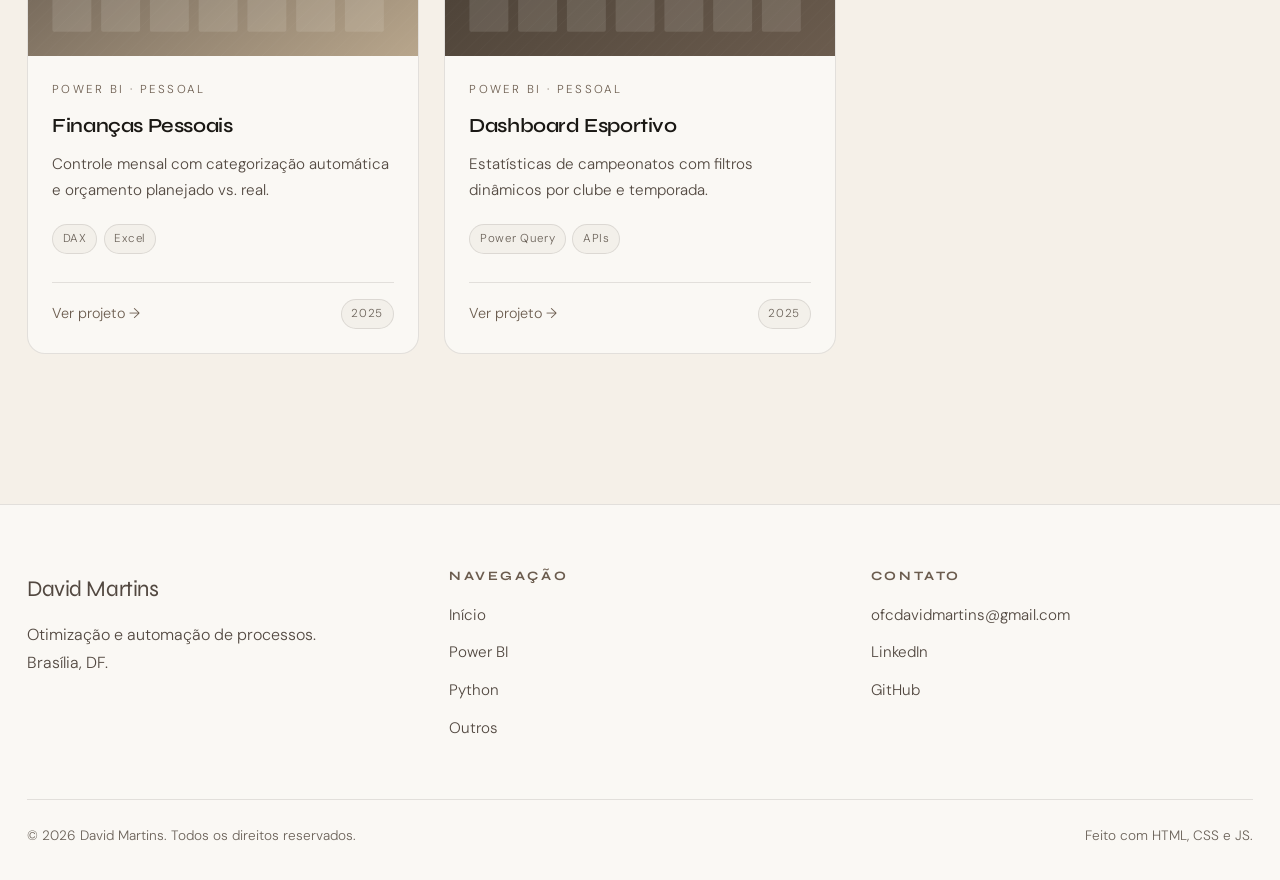
<file: powerbi.html>
<!DOCTYPE html>
<html lang="pt-BR">
<head>
  <meta charset="UTF-8" />
  <meta name="viewport" content="width=device-width, initial-scale=1.0" />
  <title>Power BI · Projetos · David Martins</title>
  <meta name="description" content="Projetos em Power BI de David Martins — dashboards, modelagem em DAX e análises executivas." />
  <meta name="theme-color" content="#1A1814" />
  <link rel="canonical" href="./powerbi.html" />
  <link rel="icon" type="image/x-icon" href="assets/favicon.ico" />

  <link rel="preconnect" href="https://fonts.googleapis.com" />
  <link rel="preconnect" href="https://fonts.gstatic.com" crossorigin />
  <link href="https://fonts.googleapis.com/css2?family=Syne:wght@500;600;700;800&family=DM+Sans:wght@300;400;500&family=Instrument+Serif:ital@0;1&display=swap" rel="stylesheet" />

  <link rel="stylesheet" href="css/reset.css" />
  <link rel="stylesheet" href="css/style.css" />
  <link rel="stylesheet" href="css/components.css" />
</head>
<body>
  <a class="skip-link" href="#main">Ir para o conteúdo</a>

  <div class="ticker" aria-hidden="true">
    <div class="ticker__label">David Martins</div>
    <div class="ticker__scroll">
      <div class="ticker__track">
        <span class="ticker__item">Power BI · DAX · SQL</span>
        <span class="ticker__item">Dashboards corporativos</span>
        <span class="ticker__item">Modelagem dimensional</span>
        <span class="ticker__item">Brasília, DF</span>
        <span class="ticker__item">Power BI · DAX · SQL</span>
        <span class="ticker__item">Dashboards corporativos</span>
        <span class="ticker__item">Modelagem dimensional</span>
        <span class="ticker__item">Brasília, DF</span>
      </div>
    </div>
  </div>

  <header class="navbar" role="banner">
    <div class="container navbar__inner">
      <a href="index.html" class="navbar__brand"><span class="dot"></span> David Martins</a>
      <button class="navbar__toggle" type="button" aria-label="Abrir menu" aria-expanded="false" aria-controls="primary-menu"><span></span><span></span><span></span></button>
      <nav class="navbar__menu" id="primary-menu" aria-label="Principal">
        <a class="navbar__link" href="index.html"><span class="num">01</span><span data-i18n="nav.home">Início</span></a>
        <a class="navbar__link" href="powerbi.html"><span class="num">02</span><span data-i18n="nav.powerbi">Power BI</span></a>
        <a class="navbar__link" href="python.html"><span class="num">03</span><span data-i18n="nav.python">Python</span></a>
        <a class="navbar__link" href="outros.html"><span class="num">04</span><span data-i18n="nav.outros">Outros</span></a>
        <a class="navbar__link" href="index.html#contato"><span class="num">05</span><span data-i18n="nav.contact">Contato</span></a>
      </nav>
      <div class="navbar__actions">
        <button id="lang-toggle" class="icon-btn" type="button">EN</button>
        <button id="theme-toggle" class="icon-btn" type="button" aria-label="Mudar tema"><span id="theme-icon">☼</span></button>
      </div>
    </div>
  </header>

  <main id="main">
    <section class="page-header">
      <div class="container reveal">
        <p class="page-header__category" data-i18n="nav.powerbi">Power BI</p>
        <h1 class="page-header__title">Power <em>BI</em></h1>
        <p class="page-header__desc">
          Dashboards corporativos, modelagem dimensional em DAX e relatórios executivos
          com foco em clareza visual e performance.
        </p>
      </div>
    </section>

    <section class="section" aria-labelledby="pbi-title">
      <div class="container">
        <div class="section__head reveal">
          <div>
            <div class="section__num"><span class="big">01</span><span class="label">Projetos</span></div>
            <h2 id="pbi-title" class="section-title">Todos os projetos em <em>Power BI</em></h2>
            <p>Use o filtro para alternar entre entregas profissionais e estudos pessoais.</p>
          </div>
        </div>

        <div class="filters" data-target="#pbi-mount" role="group" aria-label="Filtros de projeto">
          <button class="filter is-active" data-filter="all" data-i18n="filters.all">Todos</button>
          <button class="filter" data-filter="profissional" data-i18n="filters.profissional">Profissionais</button>
          <button class="filter" data-filter="pessoal" data-i18n="filters.pessoal">Pessoais</button>
        </div>

        <div class="grid" id="pbi-mount" data-render-category="powerbi" data-filter="all"></div>
      </div>
    </section>
  </main>

  <footer class="footer" role="contentinfo">
    <div class="container">
      <div class="footer__grid">
        <div class="footer__col">
          <p class="footer__title">David Martins</p>
          <p>Otimização e automação de processos.<br />Brasília, DF.</p>
        </div>
        <div class="footer__col">
          <h4>Navegação</h4>
          <ul class="footer__list">
            <li><a href="index.html" data-i18n="nav.home">Início</a></li>
            <li><a href="powerbi.html" data-i18n="nav.powerbi">Power BI</a></li>
            <li><a href="python.html" data-i18n="nav.python">Python</a></li>
            <li><a href="outros.html" data-i18n="nav.outros">Outros</a></li>
          </ul>
        </div>
        <div class="footer__col">
          <h4>Contato</h4>
          <ul class="footer__list">
            <li><a href="mailto:ofcdavidmartins@gmail.com">ofcdavidmartins@gmail.com</a></li>
            <li><a href="https://www.linkedin.com/in/daviddmartins/" rel="noopener" target="_blank">LinkedIn</a></li>
            <li><a href="https://github.com/ofcdavidmartins-png" rel="noopener" target="_blank">GitHub</a></li>
          </ul>
        </div>
      </div>
      <div class="footer__bottom">
        <span>© <span id="currentYear"></span> David Martins. <span data-i18n="footer.rights">Todos os direitos reservados.</span></span>
        <span data-i18n="footer.made">Feito com HTML, CSS e JS.</span>
      </div>
    </div>
  </footer>

  <button class="back-to-top" aria-label="Voltar ao topo">↑</button>
  <div class="toast" role="status" aria-live="polite"></div>

  <script src="js/i18n.js" defer></script>
  <script src="js/projects.js" defer></script>
  <script src="js/script.js" defer></script>
</body>
</html>
</file>
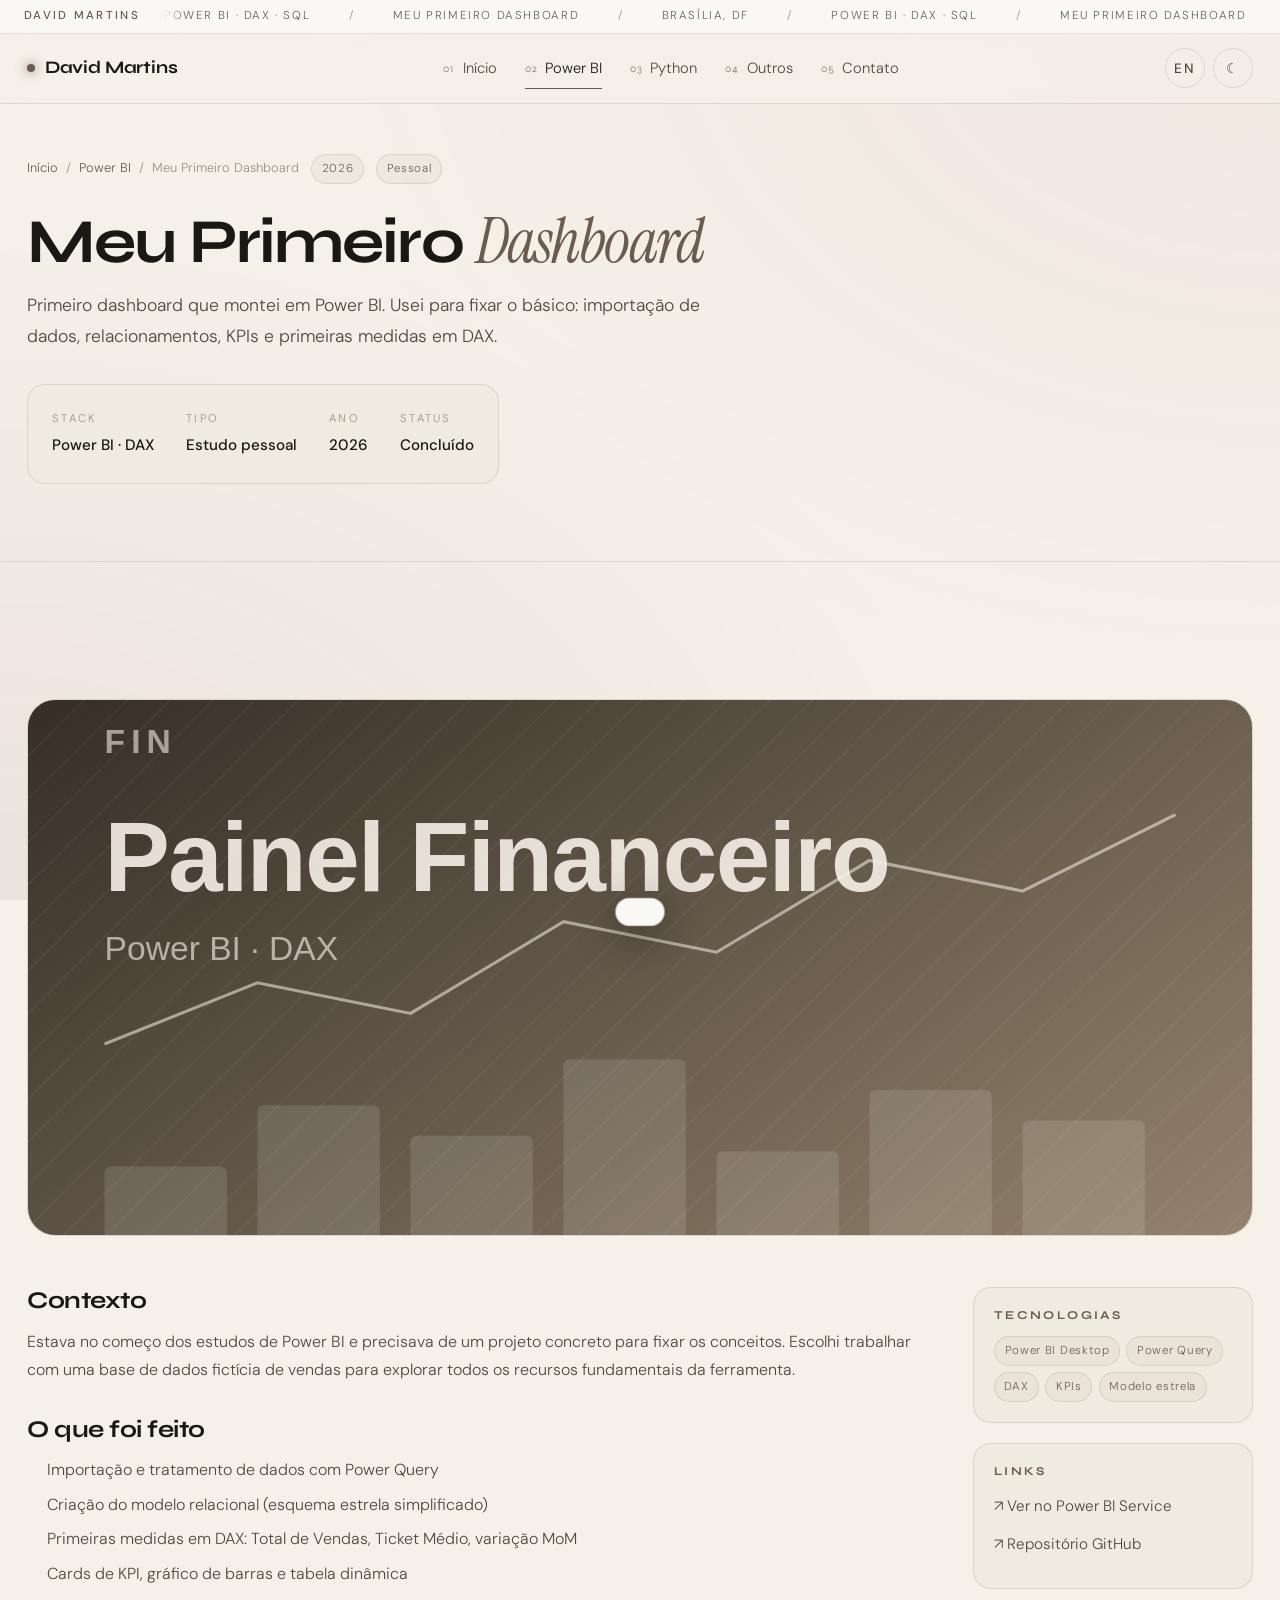
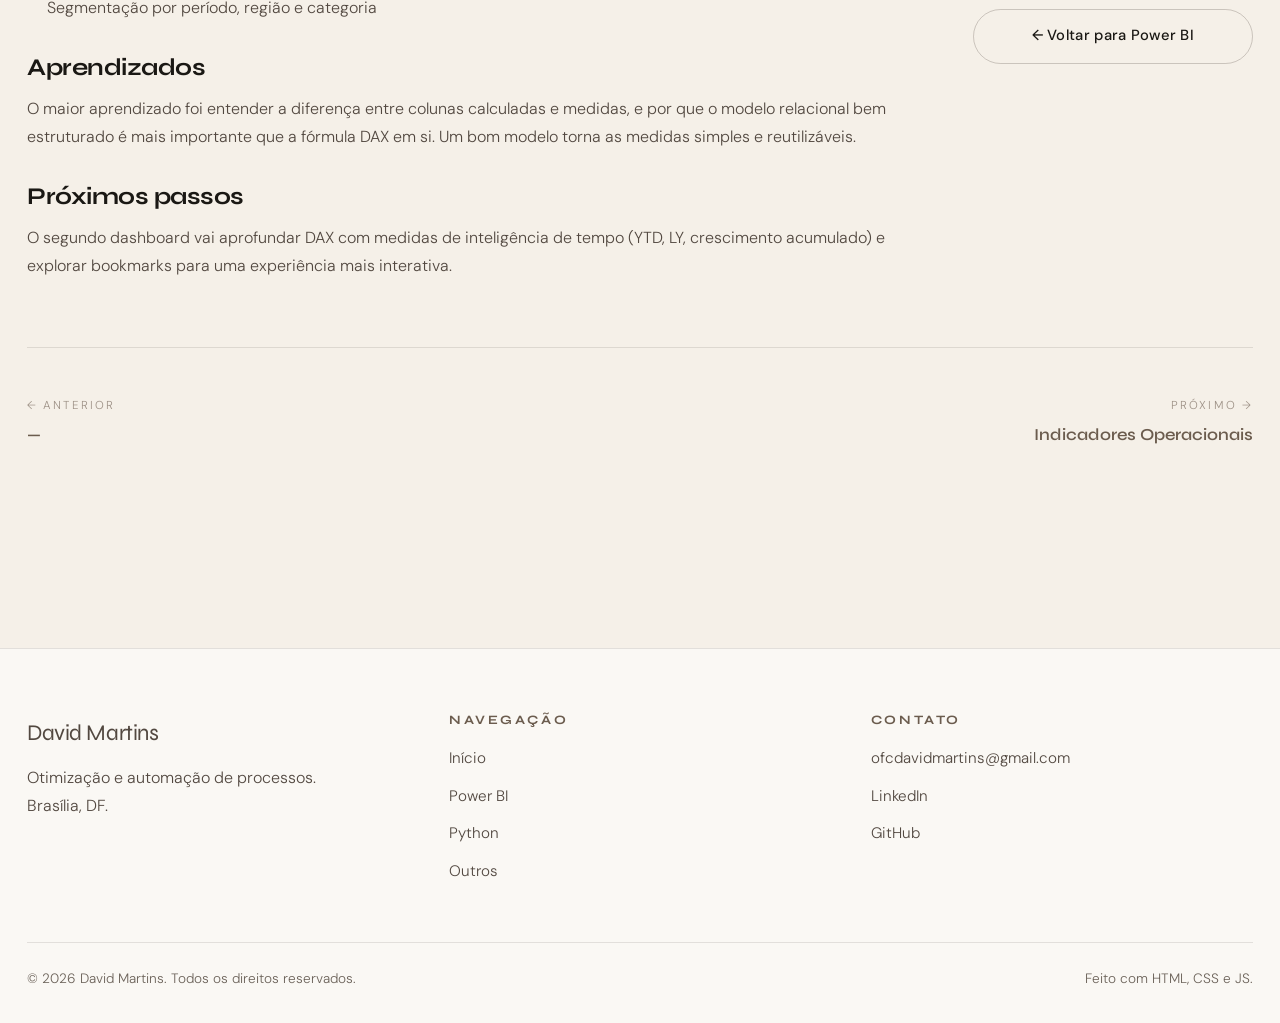
<file: projeto.html>
<!DOCTYPE html>
<html lang="pt-BR">
<head>
  <meta charset="UTF-8" />
  <meta name="viewport" content="width=device-width, initial-scale=1.0" />
  <title>Meu Primeiro Dashboard · Power BI · David Martins</title>
  <meta name="description" content="Case study: Meu Primeiro Dashboard em Power BI — modelagem, DAX e KPIs." />
  <meta name="theme-color" content="#1A1814" />
  <link rel="icon" type="image/x-icon" href="assets/favicon.ico" />

  <link rel="preconnect" href="https://fonts.googleapis.com" />
  <link rel="preconnect" href="https://fonts.gstatic.com" crossorigin />
  <link href="https://fonts.googleapis.com/css2?family=Syne:wght@500;600;700;800&family=DM+Sans:wght@300;400;500&family=Instrument+Serif:ital@0;1&display=swap" rel="stylesheet" />

  <link rel="stylesheet" href="css/reset.css" />
  <link rel="stylesheet" href="css/style.css" />
  <link rel="stylesheet" href="css/components.css" />

  <style>
    /* Estilos específicos da página de detalhe */
    .detail-hero {
      padding: clamp(7rem, 12vw, 10rem) 0 clamp(3rem, 6vw, 5rem);
      border-bottom: 1px solid var(--border);
    }
    .detail-hero__meta {
      display: flex; flex-wrap: wrap; gap: 0.75rem;
      margin-bottom: 1.5rem; align-items: center;
    }
    .detail-hero__breadcrumb {
      font-size: 0.8rem; color: var(--text-muted);
      display: flex; align-items: center; gap: 0.5rem;
    }
    .detail-hero__breadcrumb a { color: var(--accent); transition: color var(--t-fast); }
    .detail-hero__breadcrumb a:hover { color: var(--text-primary); }
    .detail-hero__breadcrumb span { color: var(--text-faint); }

    .detail-hero__title {
      font-size: clamp(2rem, 1.5rem + 3vw, 4rem);
      letter-spacing: -0.03em; line-height: 1.05;
      margin-bottom: 1rem;
    }
    .detail-hero__desc {
      font-size: 1.1rem; max-width: 60ch;
      color: var(--text-secondary); margin-bottom: 2rem;
    }
    .detail-hero__info {
      display: flex; flex-wrap: wrap; gap: 2rem;
      padding: 1.5rem;
      background: var(--bg-surface);
      border: 1px solid var(--border);
      border-radius: var(--radius-md);
      width: fit-content;
    }
    .detail-info__item { display: flex; flex-direction: column; gap: 0.25rem; }
    .detail-info__label {
      font-size: 0.7rem; letter-spacing: 0.2em;
      text-transform: uppercase; color: var(--text-faint);
    }
    .detail-info__value { font-size: 0.95rem; color: var(--text-primary); font-weight: 500; }

    .detail-cover {
      width: 100%; aspect-ratio: 16/7;
      border-radius: var(--radius-lg);
      overflow: hidden; margin: clamp(2rem, 4vw, 4rem) 0;
      background: var(--bg-surface);
      border: 1px solid var(--border);
    }
    .detail-cover img { width: 100%; height: 100%; object-fit: cover; }

    .detail-body {
      display: grid;
      grid-template-columns: 1fr 280px;
      gap: clamp(2rem, 4vw, 4rem);
      align-items: start;
    }
    @media (max-width: 860px) { .detail-body { grid-template-columns: 1fr; } }

    .detail-content h2 {
      font-size: 1.5rem; margin: 2rem 0 0.75rem;
    }
    .detail-content h2:first-child { margin-top: 0; }
    .detail-content p { margin-bottom: 1rem; }
    .detail-content ul { padding-left: 1.25rem; margin-bottom: 1rem; }
    .detail-content li { margin-bottom: 0.4rem; color: var(--text-secondary); }
    .detail-content li::marker { color: var(--accent); }

    .detail-sidebar {
      position: sticky; top: calc(34px + 68px + 1rem);
      display: flex; flex-direction: column; gap: 1.25rem;
    }
    .sidebar-card {
      background: var(--bg-surface);
      border: 1px solid var(--border);
      border-radius: var(--radius-md);
      padding: 1.25rem;
    }
    .sidebar-card h4 {
      font-size: 0.75rem; letter-spacing: 0.2em;
      text-transform: uppercase; color: var(--accent);
      margin-bottom: 0.85rem;
    }
    .sidebar-card .card__tags { margin: 0; }

    .detail-nav {
      display: flex; justify-content: space-between; gap: 1rem; flex-wrap: wrap;
      padding: clamp(2rem, 4vw, 3rem) 0;
      border-top: 1px solid var(--border);
      margin-top: clamp(2rem, 4vw, 4rem);
    }
    .detail-nav__link {
      display: flex; flex-direction: column; gap: 0.25rem;
    }
    .detail-nav__link span:first-child {
      font-size: 0.72rem; letter-spacing: 0.18em;
      text-transform: uppercase; color: var(--text-faint);
    }
    .detail-nav__link span:last-child {
      font-family: 'Syne', sans-serif;
      font-weight: 600; font-size: 1.05rem;
      color: var(--accent);
      transition: color var(--t-fast);
    }
    .detail-nav__link:hover span:last-child { color: var(--text-primary); }
  </style>
</head>
<body>
  <a class="skip-link" href="#main">Ir para o conteúdo</a>

  <div class="ticker" aria-hidden="true">
    <div class="ticker__label">David Martins</div>
    <div class="ticker__scroll">
      <div class="ticker__track">
        <span class="ticker__item">Power BI · DAX · SQL</span>
        <span class="ticker__item">Meu Primeiro Dashboard</span>
        <span class="ticker__item">Brasília, DF</span>
        <span class="ticker__item">Power BI · DAX · SQL</span>
        <span class="ticker__item">Meu Primeiro Dashboard</span>
        <span class="ticker__item">Brasília, DF</span>
      </div>
    </div>
  </div>

  <header class="navbar" role="banner">
    <div class="container navbar__inner">
      <a href="index.html" class="navbar__brand"><span class="dot"></span> David Martins</a>
      <button class="navbar__toggle" type="button" aria-label="Abrir menu" aria-expanded="false" aria-controls="primary-menu"><span></span><span></span><span></span></button>
      <nav class="navbar__menu" id="primary-menu" aria-label="Principal">
        <a class="navbar__link" href="index.html"><span class="num">01</span>Início</a>
        <a class="navbar__link is-active" href="powerbi.html"><span class="num">02</span>Power BI</a>
        <a class="navbar__link" href="python.html"><span class="num">03</span>Python</a>
        <a class="navbar__link" href="outros.html"><span class="num">04</span>Outros</a>
        <a class="navbar__link" href="index.html#contato"><span class="num">05</span>Contato</a>
      </nav>
      <div class="navbar__actions">
        <button id="lang-toggle" class="icon-btn" type="button">EN</button>
        <button id="theme-toggle" class="icon-btn" type="button" aria-label="Mudar tema"><span id="theme-icon">☼</span></button>
      </div>
    </div>
  </header>

  <main id="main">
    <!-- HERO DO PROJETO -->
    <section class="detail-hero">
      <div class="container">
        <nav class="detail-hero__meta" aria-label="Breadcrumb">
          <div class="detail-hero__breadcrumb">
            <a href="index.html">Início</a>
            <span>/</span>
            <a href="powerbi.html">Power BI</a>
            <span>/</span>
            <span>Meu Primeiro Dashboard</span>
          </div>
          <span class="card__tag">2026</span>
          <span class="card__tag">Pessoal</span>
        </nav>

        <h1 class="detail-hero__title reveal">Meu Primeiro <em>Dashboard</em></h1>
        <p class="detail-hero__desc reveal">
          Primeiro dashboard que montei em Power BI. Usei para fixar o básico:
          importação de dados, relacionamentos, KPIs e primeiras medidas em DAX.
        </p>

        <div class="detail-hero__info reveal">
          <div class="detail-info__item">
            <span class="detail-info__label">Stack</span>
            <span class="detail-info__value">Power BI · DAX</span>
          </div>
          <div class="detail-info__item">
            <span class="detail-info__label">Tipo</span>
            <span class="detail-info__value">Estudo pessoal</span>
          </div>
          <div class="detail-info__item">
            <span class="detail-info__label">Ano</span>
            <span class="detail-info__value">2026</span>
          </div>
          <div class="detail-info__item">
            <span class="detail-info__label">Status</span>
            <span class="detail-info__value">Concluído</span>
          </div>
        </div>
      </div>
    </section>

    <section class="section">
      <div class="container">
        <div class="detail-cover reveal">
          <img src="assets/images/pbi-1.svg" alt="Preview do Meu Primeiro Dashboard" loading="lazy" />
        </div>

        <div class="detail-body">
          <div class="detail-content reveal">
            <h2>Contexto</h2>
            <p>
              Estava no começo dos estudos de Power BI e precisava de um projeto concreto
              para fixar os conceitos. Escolhi trabalhar com uma base de dados fictícia de
              vendas para explorar todos os recursos fundamentais da ferramenta.
            </p>

            <h2>O que foi feito</h2>
            <ul>
              <li>Importação e tratamento de dados com Power Query</li>
              <li>Criação do modelo relacional (esquema estrela simplificado)</li>
              <li>Primeiras medidas em DAX: Total de Vendas, Ticket Médio, variação MoM</li>
              <li>Cards de KPI, gráfico de barras e tabela dinâmica</li>
              <li>Segmentação por período, região e categoria</li>
            </ul>

            <h2>Aprendizados</h2>
            <p>
              O maior aprendizado foi entender a diferença entre colunas calculadas e medidas,
              e por que o modelo relacional bem estruturado é mais importante que a fórmula DAX
              em si. Um bom modelo torna as medidas simples e reutilizáveis.
            </p>

            <h2>Próximos passos</h2>
            <p>
              O segundo dashboard vai aprofundar DAX com medidas de inteligência de tempo
              (YTD, LY, crescimento acumulado) e explorar bookmarks para uma experiência
              mais interativa.
            </p>
          </div>

          <aside class="detail-sidebar">
            <div class="sidebar-card">
              <h4>Tecnologias</h4>
              <div class="card__tags">
                <span class="card__tag">Power BI Desktop</span>
                <span class="card__tag">Power Query</span>
                <span class="card__tag">DAX</span>
                <span class="card__tag">KPIs</span>
                <span class="card__tag">Modelo estrela</span>
              </div>
            </div>
            <div class="sidebar-card">
              <h4>Links</h4>
              <ul class="footer__list" style="margin:0">
                <li><a href="#" data-feedback="Em breve…">↗ Ver no Power BI Service</a></li>
                <li><a href="#" data-feedback="Em breve…">↗ Repositório GitHub</a></li>
              </ul>
            </div>
            <a href="powerbi.html" class="btn btn--ghost" style="justify-content:center">
              ← Voltar para Power BI
            </a>
          </aside>
        </div>

        <!-- Navegação entre projetos -->
        <nav class="detail-nav" aria-label="Navegação entre projetos">
          <a href="#" class="detail-nav__link">
            <span>← Anterior</span>
            <span>—</span>
          </a>
          <a href="projeto.html" class="detail-nav__link" style="text-align:right">
            <span>Próximo →</span>
            <span>Indicadores Operacionais</span>
          </a>
        </nav>
      </div>
    </section>
  </main>

  <footer class="footer" role="contentinfo">
    <div class="container">
      <div class="footer__grid">
        <div class="footer__col">
          <p class="footer__title">David Martins</p>
          <p>Otimização e automação de processos.<br />Brasília, DF.</p>
        </div>
        <div class="footer__col">
          <h4>Navegação</h4>
          <ul class="footer__list">
            <li><a href="index.html">Início</a></li>
            <li><a href="powerbi.html">Power BI</a></li>
            <li><a href="python.html">Python</a></li>
            <li><a href="outros.html">Outros</a></li>
          </ul>
        </div>
        <div class="footer__col">
          <h4>Contato</h4>
          <ul class="footer__list">
            <li><a href="mailto:ofcdavidmartins@gmail.com">ofcdavidmartins@gmail.com</a></li>
            <li><a href="https://www.linkedin.com/in/daviddmartins/" rel="noopener" target="_blank">LinkedIn</a></li>
            <li><a href="https://github.com/ofcdavidmartins-png" rel="noopener" target="_blank">GitHub</a></li>
          </ul>
        </div>
      </div>
      <div class="footer__bottom">
        <span>© <span id="currentYear"></span> David Martins. Todos os direitos reservados.</span>
        <span>Feito com HTML, CSS e JS.</span>
      </div>
    </div>
  </footer>

  <button class="back-to-top" aria-label="Voltar ao topo">↑</button>
  <div class="toast" role="status" aria-live="polite"></div>

  <script src="js/i18n.js" defer></script>
  <script src="js/projects.js" defer></script>
  <script src="js/script.js" defer></script>
</body>
</html>
</file>
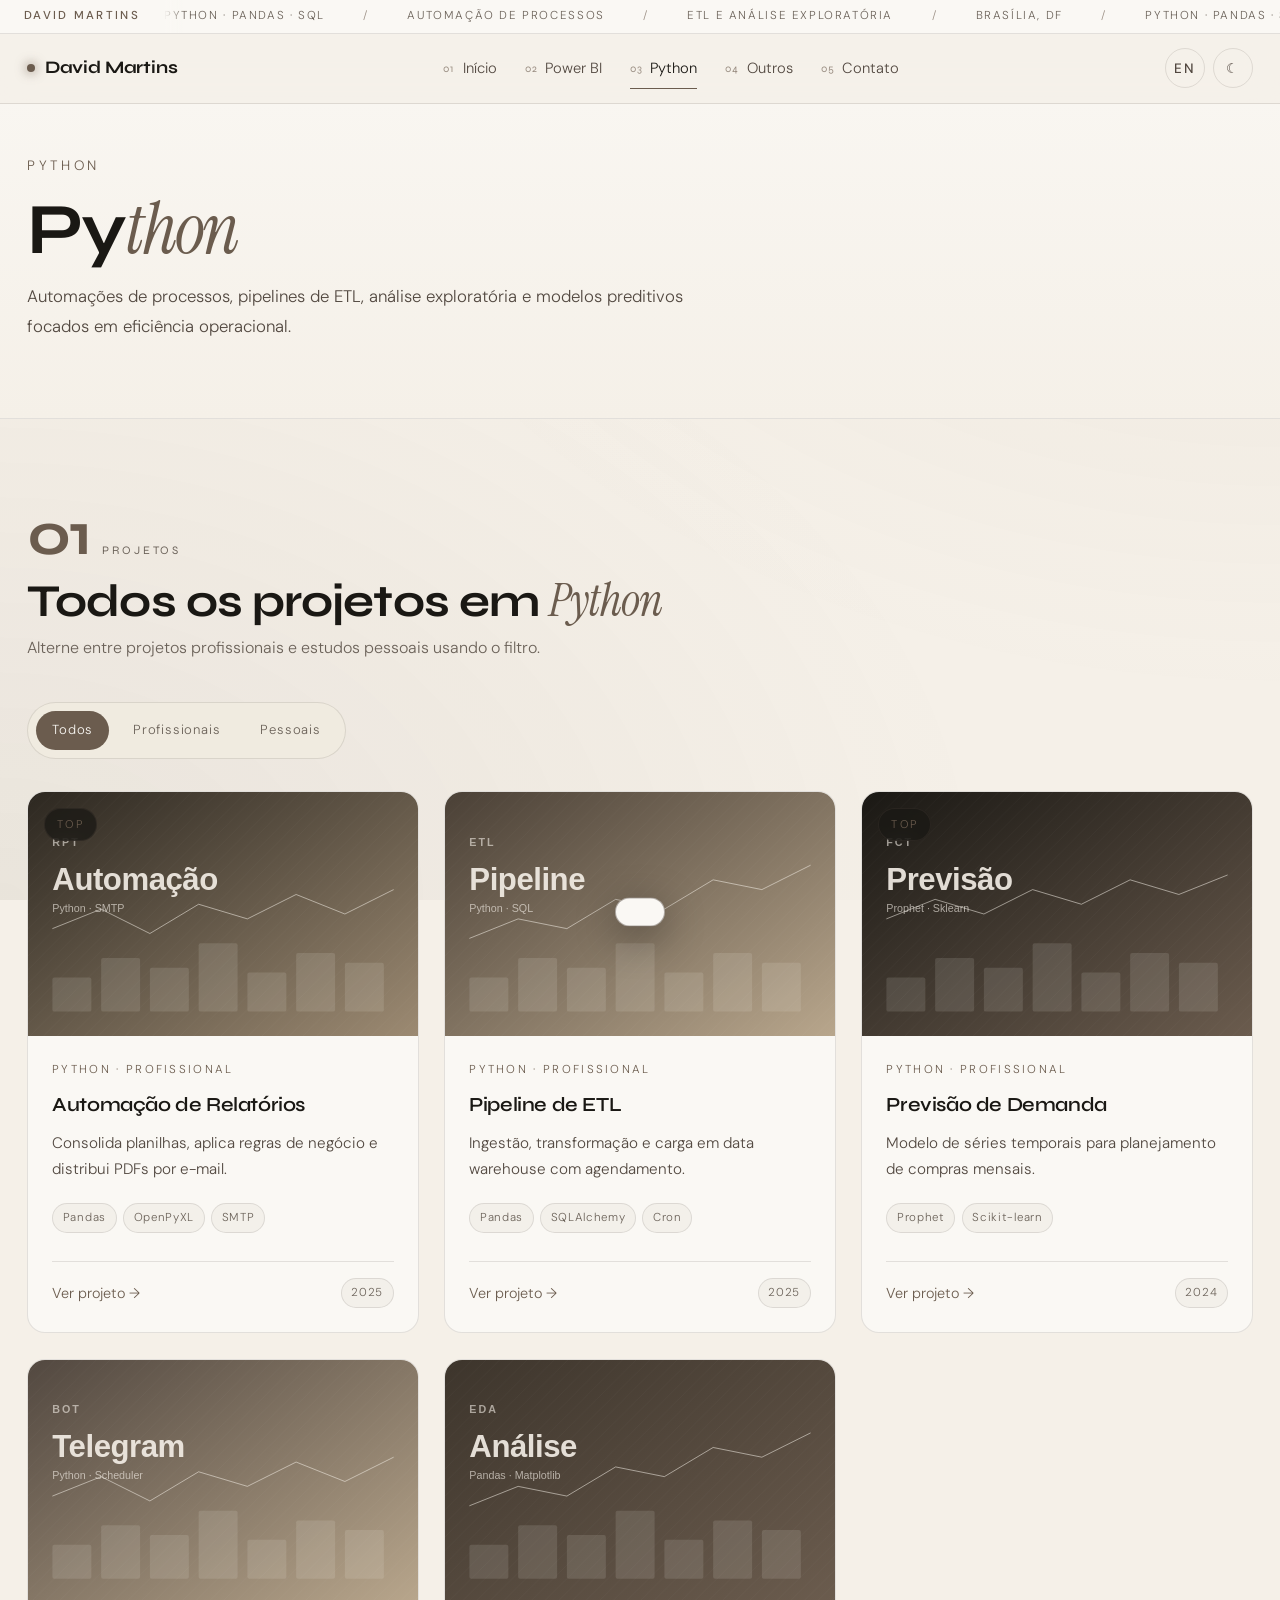
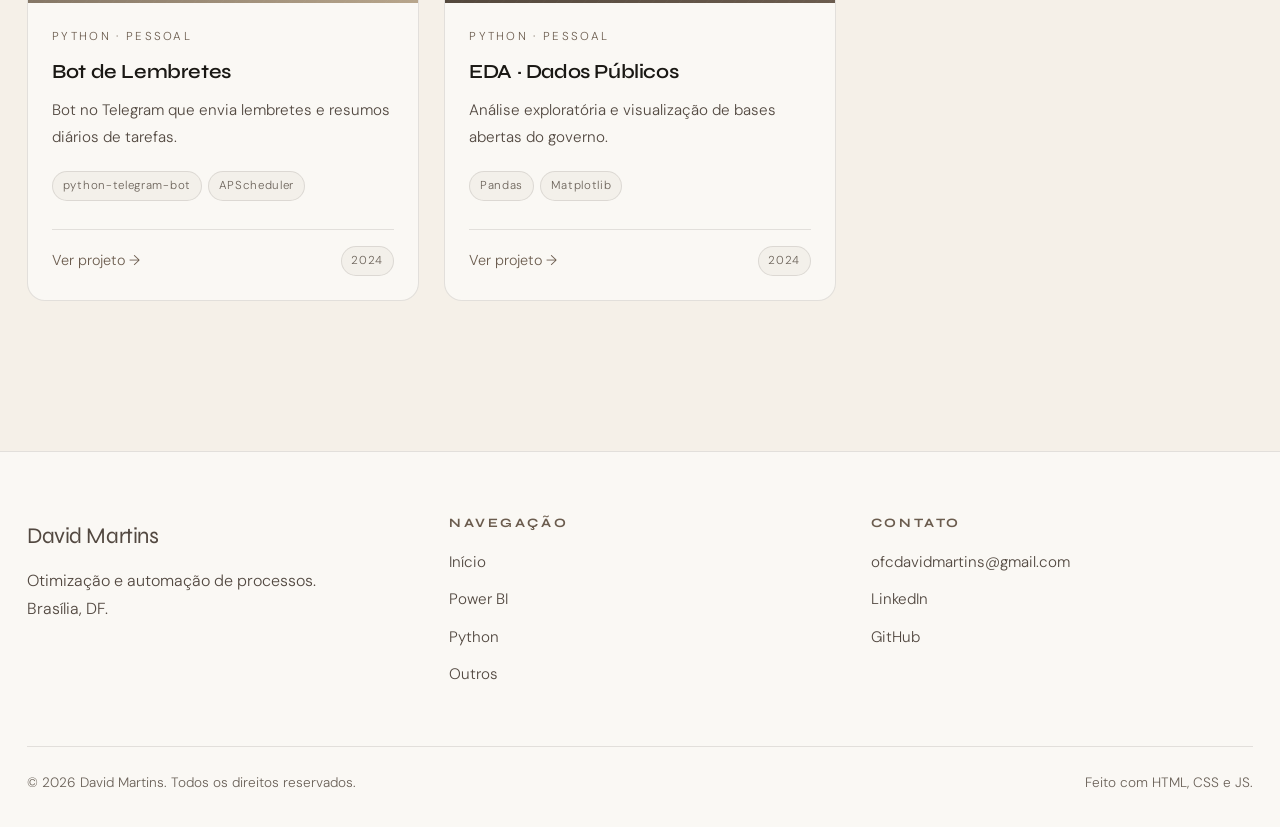
<file: python.html>
<!DOCTYPE html>
<html lang="pt-BR">
<head>
  <meta charset="UTF-8" />
  <meta name="viewport" content="width=device-width, initial-scale=1.0" />
  <title>Python · Projetos · David Martins</title>
  <meta name="description" content="Projetos em Python de David Martins — automações, ETL, análise exploratória e modelos preditivos." />
  <meta name="theme-color" content="#1A1814" />
  <link rel="canonical" href="./python.html" />
  <link rel="icon" type="image/x-icon" href="assets/favicon.ico" />

  <link rel="preconnect" href="https://fonts.googleapis.com" />
  <link rel="preconnect" href="https://fonts.gstatic.com" crossorigin />
  <link href="https://fonts.googleapis.com/css2?family=Syne:wght@500;600;700;800&family=DM+Sans:wght@300;400;500&family=Instrument+Serif:ital@0;1&display=swap" rel="stylesheet" />

  <link rel="stylesheet" href="css/reset.css" />
  <link rel="stylesheet" href="css/style.css" />
  <link rel="stylesheet" href="css/components.css" />
</head>
<body>
  <a class="skip-link" href="#main">Ir para o conteúdo</a>

  <div class="ticker" aria-hidden="true">
    <div class="ticker__label">David Martins</div>
    <div class="ticker__scroll">
      <div class="ticker__track">
        <span class="ticker__item">Python · Pandas · SQL</span>
        <span class="ticker__item">Automação de processos</span>
        <span class="ticker__item">ETL e análise exploratória</span>
        <span class="ticker__item">Brasília, DF</span>
        <span class="ticker__item">Python · Pandas · SQL</span>
        <span class="ticker__item">Automação de processos</span>
        <span class="ticker__item">ETL e análise exploratória</span>
        <span class="ticker__item">Brasília, DF</span>
      </div>
    </div>
  </div>

  <header class="navbar" role="banner">
    <div class="container navbar__inner">
      <a href="index.html" class="navbar__brand"><span class="dot"></span> David Martins</a>
      <button class="navbar__toggle" type="button" aria-label="Abrir menu" aria-expanded="false" aria-controls="primary-menu"><span></span><span></span><span></span></button>
      <nav class="navbar__menu" id="primary-menu" aria-label="Principal">
        <a class="navbar__link" href="index.html"><span class="num">01</span><span data-i18n="nav.home">Início</span></a>
        <a class="navbar__link" href="powerbi.html"><span class="num">02</span><span data-i18n="nav.powerbi">Power BI</span></a>
        <a class="navbar__link" href="python.html"><span class="num">03</span><span data-i18n="nav.python">Python</span></a>
        <a class="navbar__link" href="outros.html"><span class="num">04</span><span data-i18n="nav.outros">Outros</span></a>
        <a class="navbar__link" href="index.html#contato"><span class="num">05</span><span data-i18n="nav.contact">Contato</span></a>
      </nav>
      <div class="navbar__actions">
        <button id="lang-toggle" class="icon-btn" type="button">EN</button>
        <button id="theme-toggle" class="icon-btn" type="button" aria-label="Mudar tema"><span id="theme-icon">☼</span></button>
      </div>
    </div>
  </header>

  <main id="main">
    <section class="page-header">
      <div class="container reveal">
        <p class="page-header__category" data-i18n="nav.python">Python</p>
        <h1 class="page-header__title">Py<em>thon</em></h1>
        <p class="page-header__desc">
          Automações de processos, pipelines de ETL, análise exploratória e modelos
          preditivos focados em eficiência operacional.
        </p>
      </div>
    </section>

    <section class="section" aria-labelledby="py-title">
      <div class="container">
        <div class="section__head reveal">
          <div>
            <div class="section__num"><span class="big">01</span><span class="label">Projetos</span></div>
            <h2 id="py-title" class="section-title">Todos os projetos em <em>Python</em></h2>
            <p>Alterne entre projetos profissionais e estudos pessoais usando o filtro.</p>
          </div>
        </div>

        <div class="filters" data-target="#py-mount" role="group" aria-label="Filtros de projeto">
          <button class="filter is-active" data-filter="all" data-i18n="filters.all">Todos</button>
          <button class="filter" data-filter="profissional" data-i18n="filters.profissional">Profissionais</button>
          <button class="filter" data-filter="pessoal" data-i18n="filters.pessoal">Pessoais</button>
        </div>

        <div class="grid" id="py-mount" data-render-category="python" data-filter="all"></div>
      </div>
    </section>
  </main>

  <footer class="footer" role="contentinfo">
    <div class="container">
      <div class="footer__grid">
        <div class="footer__col">
          <p class="footer__title">David Martins</p>
          <p>Otimização e automação de processos.<br />Brasília, DF.</p>
        </div>
        <div class="footer__col">
          <h4>Navegação</h4>
          <ul class="footer__list">
            <li><a href="index.html" data-i18n="nav.home">Início</a></li>
            <li><a href="powerbi.html" data-i18n="nav.powerbi">Power BI</a></li>
            <li><a href="python.html" data-i18n="nav.python">Python</a></li>
            <li><a href="outros.html" data-i18n="nav.outros">Outros</a></li>
          </ul>
        </div>
        <div class="footer__col">
          <h4>Contato</h4>
          <ul class="footer__list">
            <li><a href="mailto:ofcdavidmartins@gmail.com">ofcdavidmartins@gmail.com</a></li>
            <li><a href="https://www.linkedin.com/in/daviddmartins/" rel="noopener" target="_blank">LinkedIn</a></li>
            <li><a href="https://github.com/ofcdavidmartins-png" rel="noopener" target="_blank">GitHub</a></li>
          </ul>
        </div>
      </div>
      <div class="footer__bottom">
        <span>© <span id="currentYear"></span> David Martins. <span data-i18n="footer.rights">Todos os direitos reservados.</span></span>
        <span data-i18n="footer.made">Feito com HTML, CSS e JS.</span>
      </div>
    </div>
  </footer>

  <button class="back-to-top" aria-label="Voltar ao topo">↑</button>
  <div class="toast" role="status" aria-live="polite"></div>

  <script src="js/i18n.js" defer></script>
  <script src="js/projects.js" defer></script>
  <script src="js/script.js" defer></script>
</body>
</html>
</file>
<file: css/style.css>
/* ============================================================
   style.css — Paleta, tokens, layout geral, tipografia e grids
   Paleta baseada no design system do portfólio:
     - Escuros: Carvão, Fuligem, Terra queimada, Barro escuro
     - Neutros: Sombra, Pedra, Cinza areia, Linho
     - Claros:  Areia clara, Pergaminho, Bege quente, Creme
     - Acento:  Barro, Caramelo, Mogno
   ============================================================ */

:root {
  /* Paleta bruta (valores fixos) */
  --carvao:        #1A1814;
  --fuligem:       #2C2720;
  --terra-queimada:#3D352C;
  --barro-escuro:  #524840;
  --sombra:        #6B6259;
  --pedra:         #9C9085;
  --cinza-areia:   #C4BAB0;
  --linho:         #D9D2C5;
  --areia-clara:   #E8E0D0;
  --pergaminho:    #F0EBE0;
  --bege-quente:   #F5F0E8;
  --creme:         #FAF8F4;
  --barro:         #8C7B68;  /* acento principal */
  --caramelo:      #A8967F;  /* hover / destaque */
  --mogno:         #6B5C4E;  /* acento escuro */

  /* Layout */
  --container-max: 1320px;
  --pad-x: clamp(1rem, 1.5vw + 0.5rem, 3rem);
  --radius-sm: 10px;
  --radius-md: 18px;
  --radius-lg: 28px;

  /* Tipografia fluida */
  --fs-hero:    clamp(2.5rem, 1.5rem + 5.5vw, 6rem);
  --fs-section: clamp(1.75rem, 1.25rem + 2vw, 3rem);
  --fs-body:    clamp(0.95rem, 0.9rem + 0.2vw, 1.06rem);

  /* Espaçamentos */
  --pad-section: clamp(3.5rem, 3rem + 3vw, 6rem);
  --gap-grid:    clamp(1.25rem, 1vw + 0.8rem, 2rem);

  /* Transições */
  --t-fast: 0.2s ease;
  --t-mid:  0.35s ease;
  --t-slow: 0.6s cubic-bezier(0.2, 0.8, 0.2, 1);

  /* ---------- Tema padrão (DARK) ---------- */
  --bg-deep:       var(--carvao);
  --bg-main:       var(--fuligem);
  --bg-surface:    var(--terra-queimada);
  --bg-card:       var(--terra-queimada);
  --bg-card-hover: #4A4036;

  --border:        rgba(196, 186, 176, 0.14);
  --border-mid:    rgba(196, 186, 176, 0.26);
  --border-hover:  rgba(196, 186, 176, 0.50);
  --divider:       var(--barro-escuro);

  --text-primary:   var(--bege-quente);
  --text-secondary: var(--linho);
  --text-muted:     var(--pedra);
  --text-faint:     var(--sombra);

  --accent:        var(--caramelo);
  --accent-dim:    var(--barro);
  --accent-deep:   var(--mogno);

  /* noise overlay suave */
  --noise-opacity: 0.06;

  color-scheme: dark;
}

/* ---------- Tema LIGHT ---------- */
[data-theme="light"] {
  --bg-deep:       var(--creme);
  --bg-main:       var(--bege-quente);
  --bg-surface:    var(--pergaminho);
  --bg-card:       var(--creme);
  --bg-card-hover: var(--pergaminho);

  --border:        rgba(82, 72, 64, 0.14);
  --border-mid:    rgba(82, 72, 64, 0.26);
  --border-hover:  rgba(82, 72, 64, 0.45);
  --divider:       var(--linho);

  --text-primary:   var(--carvao);
  --text-secondary: var(--barro-escuro);
  --text-muted:     var(--sombra);
  --text-faint:     var(--pedra);

  --accent:        var(--mogno);
  --accent-dim:    var(--barro);
  --accent-deep:   var(--barro-escuro);

  --noise-opacity: 0.04;
  color-scheme: light;
}

/* ---------- Base ---------- */
html { scroll-behavior: smooth; }

body {
  background: var(--bg-main);
  color: var(--text-primary);
  font-family: 'DM Sans', system-ui, -apple-system, Segoe UI, Roboto, sans-serif;
  font-weight: 300;
  font-size: 16px;
  line-height: 1.75;
  overflow-x: hidden;
  position: relative;
  transition: background var(--t-mid), color var(--t-mid);
  -webkit-font-smoothing: antialiased;
}

body::before {
  content: '';
  position: fixed; inset: 0;
  background-image: url("data:image/svg+xml;utf8,<svg xmlns='http://www.w3.org/2000/svg' width='200' height='200'><filter id='n'><feTurbulence type='fractalNoise' baseFrequency='0.9' numOctaves='3'/><feColorMatrix values='0 0 0 0 0.66, 0 0 0 0 0.59, 0 0 0 0 0.5, 0 0 0 0.6 0'/></filter><rect width='100%25' height='100%25' filter='url(%23n)' opacity='0.35'/></svg>");
  opacity: var(--noise-opacity);
  pointer-events: none;
  z-index: 1;
  mix-blend-mode: overlay;
}

body::after {
  content: '';
  position: fixed; inset: 0;
  background:
    radial-gradient(ellipse at top right, rgba(168, 150, 127, 0.07), transparent 55%),
    radial-gradient(ellipse at bottom left, rgba(107, 92, 78, 0.08), transparent 55%);
  pointer-events: none;
  z-index: 0;
}

main, header, footer { position: relative; z-index: 2; }

::selection { background: var(--accent); color: var(--bg-deep); }

/* ---------- Container ---------- */
.container {
  width: 100%;
  max-width: var(--container-max);
  margin-inline: auto;
  padding-inline: var(--pad-x);
}

/* ---------- Tipografia ---------- */
h1, h2, h3, h4 {
  font-family: 'Syne', sans-serif;
  font-weight: 700;
  letter-spacing: -0.02em;
  color: var(--text-primary);
}

p { color: var(--text-secondary); }
strong { color: var(--text-primary); font-weight: 500; }
em { font-family: 'Instrument Serif', serif; font-style: italic; font-weight: 400; color: var(--accent); }

.section-title { font-size: var(--fs-section); margin-bottom: 0.5rem; line-height: 1.05; }
.section-subtitle { color: var(--text-muted); font-size: 1rem; margin-bottom: 2.5rem; max-width: 60ch; }

.eyebrow {
  display: inline-block;
  font-family: 'DM Sans', sans-serif;
  font-size: 0.78rem;
  letter-spacing: 0.22em;
  text-transform: uppercase;
  color: var(--accent);
  margin-bottom: 1rem;
}

/* ---------- TICKER ---------- */
.ticker {
  position: fixed;
  top: 0; left: 0; right: 0;
  z-index: 101;
  height: 34px;
  background: var(--bg-deep);
  border-bottom: 1px solid var(--border);
  display: flex; align-items: stretch; overflow: hidden;
}
.ticker__label {
  flex: 0 0 auto;
  display: flex; align-items: center;
  padding: 0 clamp(1rem, 2vw, 1.5rem);
  background: var(--bg-deep);
  color: var(--accent);
  font-weight: 500;
  font-size: 0.72rem;
  letter-spacing: 0.2em;
  text-transform: uppercase;
  position: relative; z-index: 2;
}
.ticker__label::after {
  content: ''; position: absolute; top: 0; bottom: 0; left: 100%;
  width: 20px;
  background: linear-gradient(90deg, var(--bg-deep), transparent);
  pointer-events: none;
}
.ticker__scroll { flex: 1 1 auto; min-width: 0; overflow: hidden; display: flex; align-items: center; }
.ticker__track {
  display: flex;
  animation: tickerMove 42s linear infinite;
  white-space: nowrap;
  font-size: 0.72rem;
  letter-spacing: 0.14em;
  text-transform: uppercase;
  color: var(--text-muted);
  will-change: transform;
}
.ticker__item { display: inline-flex; align-items: center; padding-right: clamp(1.5rem, 3vw, 2.5rem); }
.ticker__item::after {
  content: '/'; color: var(--text-faint);
  margin-left: clamp(1.5rem, 3vw, 2.5rem); font-weight: 300;
}
@keyframes tickerMove {
  from { transform: translateX(0); }
  to   { transform: translateX(-50%); }
}

/* ---------- HERO ---------- */
.hero { padding: clamp(7rem, 12vw, 10rem) 0 var(--pad-section); position: relative; }

.hero__grid {
  display: grid;
  grid-template-columns: 1.2fr 1fr;
  gap: clamp(2rem, 4vw, 4.5rem);
  align-items: center;
}

.hero__kicker {
  font-size: 0.78rem; letter-spacing: 0.22em;
  text-transform: uppercase; color: var(--accent);
  margin-bottom: 1.25rem;
  display: inline-flex; align-items: center; gap: 0.6rem;
}
.hero__kicker::before {
  content: ''; width: 28px; height: 1px; background: var(--accent);
  display: inline-block;
}

.hero__title {
  font-size: var(--fs-hero);
  line-height: 0.98;
  letter-spacing: -0.035em;
  margin-bottom: 1.5rem;
}
.hero__title .last {
  display: block;
  color: var(--accent);
  font-family: 'Instrument Serif', serif;
  font-style: italic;
  font-weight: 400;
  letter-spacing: -0.03em;
}

.hero__lead {
  font-size: clamp(1rem, 0.9rem + 0.35vw, 1.2rem);
  color: var(--text-secondary);
  max-width: 52ch;
  margin-bottom: 1.75rem;
}

.hero__tags { display: flex; flex-wrap: wrap; gap: 0.55rem; margin-bottom: 2rem; }
.hero__tag {
  font-size: 0.78rem;
  letter-spacing: 0.08em;
  color: var(--text-secondary);
  background: rgba(168, 150, 127, 0.08);
  border: 1px solid var(--border-mid);
  padding: 0.35rem 0.85rem;
  border-radius: 999px;
  display: inline-flex; align-items: center; gap: 0.45rem;
}
.hero__tag::before {
  content: ''; width: 6px; height: 6px; border-radius: 50%;
  background: var(--accent);
}

.hero__cta { display: flex; flex-wrap: wrap; gap: 0.8rem; }

/* Profile card à direita */
.profile-card {
  background: var(--bg-surface);
  border: 1px solid var(--border);
  border-radius: var(--radius-lg);
  padding: clamp(1rem, 1.5vw, 1.5rem);
  display: flex; flex-direction: column; gap: 1rem;
  box-shadow: 0 20px 60px rgba(0, 0, 0, 0.25);
}

.profile-photo {
  position: relative;
  border-radius: var(--radius-md);
  overflow: hidden;
  background: var(--bg-deep);
}
.profile-photo img {
  display: block;
  width: 100%;
  height: auto;
  transition: transform var(--t-slow);
}
.profile-card:hover .profile-photo img { transform: scale(1.02); }
.photo-badge {
  position: absolute; top: 1rem; left: 1rem;
  font-size: 0.7rem; letter-spacing: 0.22em; text-transform: uppercase;
  color: var(--bege-quente);
  background: rgba(26, 24, 20, 0.65);
  backdrop-filter: blur(6px);
  padding: 0.4rem 0.85rem; border-radius: 999px;
  border: 1px solid rgba(245, 240, 232, 0.18);
  z-index: 2;
  display: inline-flex; align-items: center; gap: 0.45rem;
}
.photo-badge::before {
  content: ''; width: 6px; height: 6px; border-radius: 50%;
  background: var(--accent);
  box-shadow: 0 0 10px var(--accent);
}

.id-card {
  display: grid; grid-template-columns: 1fr;
  background: var(--bg-deep);
  border: 1px solid var(--border);
  border-radius: var(--radius-md);
  overflow: hidden;
}
.id-row {
  display: grid;
  grid-template-columns: 110px 1fr;
  gap: 0.75rem;
  padding: 0.85rem 1.1rem;
  border-bottom: 1px solid var(--border);
}
.id-row:last-child { border-bottom: none; }
.id-label {
  font-size: 0.7rem; letter-spacing: 0.18em;
  text-transform: uppercase;
  color: var(--text-faint);
  align-self: center;
}
.id-value {
  font-size: 0.95rem;
  color: var(--text-primary);
  font-weight: 400;
}
.id-value .sub { color: var(--text-muted); font-size: 0.82rem; display: block; }

/* ---------- SECTION ---------- */
.section { padding: var(--pad-section) 0; }
.section--alt { background: var(--bg-surface); }

.section__head {
  display: flex;
  align-items: flex-end;
  justify-content: space-between;
  flex-wrap: wrap;
  gap: 1.5rem;
  margin-bottom: 2.5rem;
}
.section__head p { max-width: 55ch; color: var(--text-muted); }

.section__num {
  display: flex; align-items: baseline; gap: 0.8rem;
  margin-bottom: 0.75rem;
  font-family: 'Syne', sans-serif;
}
.section__num .big {
  font-size: clamp(2.5rem, 1.75rem + 2.5vw, 4rem);
  font-weight: 700;
  color: var(--accent);
  letter-spacing: -0.04em;
  line-height: 1;
}
.section__num .label {
  font-size: 0.72rem; letter-spacing: 0.25em;
  text-transform: uppercase;
  color: var(--text-muted);
}

/* ---------- GRID DE PROJETOS ---------- */
.grid {
  display: grid;
  grid-template-columns: repeat(auto-fit, minmax(min(100%, 300px), 1fr));
  gap: var(--gap-grid);
}
.grid--3 { grid-template-columns: repeat(auto-fit, minmax(min(100%, 320px), 1fr)); }

/* ---------- PAGE HEADER (subpáginas) ---------- */
.page-header {
  padding: clamp(7rem, 12vw, 10rem) 0 clamp(3rem, 6vw, 5rem);
  border-bottom: 1px solid var(--border);
  background: linear-gradient(180deg, var(--bg-deep), var(--bg-main));
}
.page-header__category {
  color: var(--accent);
  font-size: 0.85rem;
  letter-spacing: 0.25em;
  text-transform: uppercase;
  margin-bottom: 1rem;
}
.page-header__title {
  font-size: clamp(2.5rem, 1.5rem + 4vw, 4.5rem);
  line-height: 1;
  letter-spacing: -0.03em;
  margin-bottom: 1rem;
}
.page-header__desc { max-width: 60ch; color: var(--text-secondary); font-size: 1.05rem; }

/* ---------- ABOUT / TIMELINE ---------- */
.about {
  display: grid;
  grid-template-columns: 1.1fr 1fr;
  gap: clamp(2rem, 3vw, 4rem);
}
.about__text p + p { margin-top: 1rem; }

.timeline { position: relative; padding-left: 1.25rem; border-left: 1px solid var(--border-mid); }
.timeline__item { position: relative; padding: 0.6rem 0 1.4rem; }
.timeline__item::before {
  content: '';
  position: absolute; left: -1.625rem; top: 1rem;
  width: 9px; height: 9px; border-radius: 50%;
  background: var(--accent);
  box-shadow: 0 0 0 4px rgba(168, 150, 127, 0.14);
}
.timeline__when { font-size: 0.75rem; letter-spacing: 0.18em; text-transform: uppercase; color: var(--accent); }
.timeline__what { font-family: 'Syne', sans-serif; font-weight: 600; font-size: 1.05rem; margin: 0.2rem 0 0.3rem; }
.timeline__detail { color: var(--text-muted); font-size: 0.95rem; line-height: 1.6; }

/* ---------- STACK ---------- */
.stack-list { display: grid; gap: 0.75rem; }
.stack-item {
  display: grid;
  grid-template-columns: 60px 1.2fr 1fr 2fr;
  gap: 1rem; align-items: center;
  padding: 1rem 1.25rem;
  background: var(--bg-surface);
  border: 1px solid var(--border);
  border-radius: var(--radius-sm);
  transition: border-color var(--t-fast), transform var(--t-fast);
}
.stack-item:hover { border-color: var(--border-hover); transform: translateX(2px); }
.stack-num { font-family: 'Syne', sans-serif; color: var(--text-faint); font-size: 0.8rem; letter-spacing: 0.1em; }
.stack-name { font-family: 'Syne', sans-serif; font-weight: 600; font-size: 1.05rem; color: var(--text-primary); }
.stack-level { color: var(--text-muted); font-size: 0.85rem; }
.stack-bar { height: 4px; background: var(--border); border-radius: 999px; overflow: hidden; }
.stack-bar__fill {
  height: 100%;
  background: linear-gradient(90deg, var(--accent-dim), var(--accent));
  width: calc(var(--fill, 0.5) * 100%);
  border-radius: 999px;
}

@media (max-width: 720px) {
  .stack-item { grid-template-columns: 1fr 1fr; gap: 0.5rem 1rem; }
  .stack-num { grid-column: 1 / -1; }
  .stack-bar { grid-column: 1 / -1; }
}

/* hero colunas */
.hero__left { align-self: center; }
.hero__right { align-self: center; }

/* light-theme: seção alt usa pergaminho em vez de terra-queimada */
[data-theme="light"] .section--alt { background: var(--pergaminho); }

/* ---------- SKIP LINK (acessibilidade) ---------- */
.skip-link {
  position: fixed;
  top: -100px; left: 1rem;
  z-index: 999;
  background: var(--accent);
  color: var(--bg-deep);
  padding: 0.6rem 1.2rem;
  border-radius: 0 0 var(--radius-sm) var(--radius-sm);
  font-weight: 500;
  font-size: 0.9rem;
  transition: top 0.2s;
}
.skip-link:focus { top: 0; }

/* ---------- BACK TO TOP ---------- */
.back-to-top {
  position: fixed;
  bottom: 2rem; right: 1.5rem;
  z-index: 50;
  width: 44px; height: 44px;
  border-radius: 50%;
  background: var(--bg-surface);
  border: 1px solid var(--border-mid);
  color: var(--text-secondary);
  display: inline-flex; align-items: center; justify-content: center;
  font-size: 1.1rem;
  opacity: 0;
  transform: translateY(12px);
  pointer-events: none;
  transition: opacity var(--t-mid), transform var(--t-mid), border-color var(--t-fast), color var(--t-fast);
}
.back-to-top.is-visible { opacity: 1; transform: none; pointer-events: auto; }
.back-to-top:hover { border-color: var(--border-hover); color: var(--accent); }

/* ---------- UTILIDADES ---------- */
.divider { height: 1px; background: var(--border); border: none; margin: 0; }

.sr-only {
  position: absolute; width: 1px; height: 1px;
  padding: 0; margin: -1px; overflow: hidden;
  clip: rect(0, 0, 0, 0); white-space: nowrap; border: 0;
}

/* ---------- RESPONSIVIDADE ---------- */
@media (max-width: 960px) {
  .hero__grid { grid-template-columns: 1fr; }
  .hero__grid .profile-card { max-width: 460px; margin-inline: auto; width: 100%; }
  .about { grid-template-columns: 1fr; }
}

@media (max-width: 768px) {
  .hero { padding-top: clamp(6rem, 22vw, 8rem); }
  .section__head { flex-direction: column; align-items: flex-start; }
}

@media (prefers-reduced-motion: reduce) {
  * {
    animation-duration: 0.01ms !important;
    animation-iteration-count: 1 !important;
    transition-duration: 0.01ms !important;
  }
  .ticker__track { animation: none !important; }
}
</file>
<file: css/components.css>
/* ============================================================
   components.css — Componentes reutilizáveis
   Navbar, botões, cards, filtros, formulário, toast, footer
   ============================================================ */

/* ---------- NAVBAR ---------- */
.navbar {
  position: fixed;
  top: 34px; /* abaixo do ticker */
  left: 0; right: 0;
  z-index: 100;
  padding: 0.85rem 0;
  backdrop-filter: blur(16px) saturate(1.2);
  -webkit-backdrop-filter: blur(16px) saturate(1.2);
  background: rgba(26, 24, 20, 0.78);
  border-bottom: 1px solid var(--border);
  transition: background var(--t-mid), box-shadow var(--t-mid);
}
[data-theme="light"] .navbar { background: rgba(245, 240, 232, 0.82); }

.navbar.is-scrolled { box-shadow: 0 6px 24px rgba(0, 0, 0, 0.25); }
[data-theme="light"] .navbar.is-scrolled { box-shadow: 0 6px 24px rgba(82, 72, 64, 0.08); }

.navbar__inner { display: flex; align-items: center; justify-content: space-between; gap: 1rem; }

.navbar__brand {
  font-family: 'Syne', sans-serif;
  font-weight: 700;
  font-size: 1.1rem;
  letter-spacing: -0.01em;
  color: var(--text-primary);
  display: inline-flex; align-items: center; gap: 0.6rem;
}
.navbar__brand .dot {
  width: 8px; height: 8px;
  background: var(--accent);
  border-radius: 50%;
  box-shadow: 0 0 12px var(--accent);
  animation: pulse 2.4s ease-in-out infinite;
}
@keyframes pulse {
  0%, 100% { transform: scale(1); opacity: 1; }
  50%      { transform: scale(1.25); opacity: 0.7; }
}

.navbar__menu { display: flex; gap: 1.75rem; align-items: center; }
.navbar__link {
  position: relative;
  font-size: 0.92rem;
  color: var(--text-secondary);
  padding: 0.5rem 0;
  transition: color var(--t-fast);
  display: inline-flex; align-items: center; gap: 0.45rem;
}
.navbar__link .num {
  font-family: 'Syne', sans-serif;
  font-size: 0.68rem;
  color: var(--text-faint);
  letter-spacing: 0.1em;
}
.navbar__link::after {
  content: '';
  position: absolute;
  left: 0; bottom: 0;
  width: 100%; height: 1px;
  background: var(--accent);
  transform: scaleX(0);
  transform-origin: right;
  transition: transform var(--t-mid);
}
.navbar__link:hover,
.navbar__link.is-active { color: var(--text-primary); }
.navbar__link:hover::after,
.navbar__link.is-active::after { transform: scaleX(1); transform-origin: left; }

.navbar__actions { display: flex; align-items: center; gap: 0.5rem; }

.icon-btn {
  width: 40px; height: 40px;
  border-radius: 999px;
  border: 1px solid var(--border);
  display: inline-flex; align-items: center; justify-content: center;
  color: var(--text-secondary);
  transition: color var(--t-fast), border-color var(--t-fast), background var(--t-fast);
  font-size: 0.85rem;
  font-weight: 500;
  letter-spacing: 0.1em;
  background: transparent;
}
.icon-btn:hover { color: var(--text-primary); border-color: var(--border-hover); background: rgba(168, 150, 127, 0.08); }
.icon-btn svg { width: 18px; height: 18px; }

.navbar__toggle {
  display: none;
  width: 40px; height: 40px;
  flex-direction: column;
  justify-content: center;
  align-items: center;
  gap: 5px;
  border-radius: var(--radius-sm);
  transition: background var(--t-fast);
}
.navbar__toggle span {
  width: 22px; height: 1.5px;
  background: var(--text-primary);
  border-radius: 2px;
  transition: transform var(--t-fast), opacity var(--t-fast);
}
.navbar__toggle.is-open span:nth-child(1) { transform: translateY(6.5px) rotate(45deg); }
.navbar__toggle.is-open span:nth-child(2) { opacity: 0; }
.navbar__toggle.is-open span:nth-child(3) { transform: translateY(-6.5px) rotate(-45deg); }

@media (max-width: 960px) {
  .navbar__toggle { display: flex; }
  .navbar__menu {
    position: fixed;
    top: calc(34px + 58px);
    left: 0; right: 0;
    flex-direction: column;
    align-items: stretch;
    gap: 0;
    padding: 1rem var(--pad-x) 2rem;
    background: rgba(26, 24, 20, 0.98);
    border-bottom: 1px solid var(--border);
    transform: translateY(-120%);
    opacity: 0; pointer-events: none;
    transition: transform var(--t-mid), opacity var(--t-mid);
  }
  [data-theme="light"] .navbar__menu { background: rgba(245, 240, 232, 0.98); }
  .navbar__menu.is-open {
    transform: translateY(0);
    opacity: 1; pointer-events: auto;
  }
  .navbar__link {
    padding: 1rem 0;
    border-bottom: 1px solid var(--border);
    font-size: 1.05rem;
  }
  .navbar__link:last-child { border-bottom: none; }
  .navbar__link::after { display: none; }
}

/* ---------- BOTÕES ---------- */
.btn {
  display: inline-flex; align-items: center; justify-content: center;
  gap: 0.55rem;
  padding: 0.85rem 1.6rem;
  font-size: 0.92rem;
  font-weight: 500;
  letter-spacing: 0.02em;
  border-radius: 999px;
  border: 1px solid transparent;
  cursor: pointer;
  transition: background var(--t-fast), color var(--t-fast), border-color var(--t-fast), transform var(--t-fast);
  white-space: nowrap;
  font-family: inherit;
}
.btn:active { transform: translateY(1px); }
.btn svg { width: 18px; height: 18px; }

.btn--primary { background: var(--accent); color: var(--bg-deep); }
.btn--primary:hover { background: var(--accent-dim); }

.btn--ghost { background: transparent; color: var(--text-primary); border-color: var(--border-mid); }
.btn--ghost:hover { border-color: var(--border-hover); background: rgba(168, 150, 127, 0.08); }

.btn--sm { padding: 0.55rem 1.1rem; font-size: 0.82rem; }

.btn__arrow { display: inline-block; transition: transform var(--t-fast); }
.btn:hover .btn__arrow { transform: translateX(3px); }

/* ---------- CATEGORY CARDS (home) ---------- */
.cat-card {
  display: flex; flex-direction: column; justify-content: space-between;
  gap: 2rem;
  padding: 2rem;
  min-height: 240px;
  background: var(--bg-surface);
  border: 1px solid var(--border);
  border-radius: var(--radius-lg);
  transition: background var(--t-mid), border-color var(--t-mid), transform var(--t-mid);
  position: relative; overflow: hidden;
}
.cat-card::before {
  content: ''; position: absolute; top: 0; right: 0;
  width: 140px; height: 140px; border-radius: 50%;
  background: radial-gradient(circle, rgba(168, 150, 127, 0.18), transparent 70%);
  transform: translate(40%, -40%);
  pointer-events: none;
}
.cat-card:hover {
  background: var(--bg-card-hover);
  border-color: var(--border-hover);
  transform: translateY(-4px);
}
.cat-card__num {
  font-family: 'Syne', sans-serif;
  font-size: 0.78rem;
  letter-spacing: 0.18em;
  color: var(--accent);
  margin-bottom: 0.5rem;
}
.cat-card__title {
  font-family: 'Syne', sans-serif;
  font-size: 1.8rem;
  font-weight: 700;
  letter-spacing: -0.02em;
  color: var(--text-primary);
}
.cat-card__desc { color: var(--text-muted); font-size: 0.95rem; margin-top: 0.5rem; }
.cat-card__arrow {
  display: inline-flex; align-items: center; gap: 0.5rem;
  color: var(--accent);
  font-size: 0.88rem;
  letter-spacing: 0.08em;
  text-transform: uppercase;
  transition: gap var(--t-fast);
}
.cat-card:hover .cat-card__arrow { gap: 0.9rem; }

/* ---------- CARD DE PROJETO ---------- */
.card {
  position: relative;
  display: flex; flex-direction: column;
  background: var(--bg-card);
  border: 1px solid var(--border);
  border-radius: var(--radius-md);
  overflow: hidden;
  transition: transform var(--t-mid), border-color var(--t-mid), box-shadow var(--t-mid);
  isolation: isolate;
}
.card:hover {
  transform: translateY(-6px);
  border-color: var(--border-hover);
  box-shadow: 0 18px 40px rgba(0, 0, 0, 0.35);
}
[data-theme="light"] .card:hover { box-shadow: 0 18px 40px rgba(82, 72, 64, 0.12); }

.card__media {
  position: relative;
  aspect-ratio: 16 / 10;
  overflow: hidden;
  background: var(--bg-surface);
}
.card__media img {
  width: 100%; height: 100%;
  object-fit: cover;
  transition: transform var(--t-slow);
}
.card:hover .card__media img { transform: scale(1.06); }

.card__badge {
  position: absolute; top: 1rem; left: 1rem;
  background: rgba(26, 24, 20, 0.75);
  backdrop-filter: blur(6px);
  color: var(--accent);
  font-size: 0.7rem;
  letter-spacing: 0.2em;
  text-transform: uppercase;
  padding: 0.35rem 0.75rem;
  border-radius: 999px;
  border: 1px solid var(--border-mid);
}

.card__body {
  padding: 1.5rem;
  display: flex; flex-direction: column;
  gap: 0.75rem;
  flex: 1;
}

.card__category {
  font-size: 0.72rem;
  letter-spacing: 0.2em;
  text-transform: uppercase;
  color: var(--accent);
}
.card__title {
  font-family: 'Syne', sans-serif;
  font-size: 1.25rem;
  font-weight: 600;
  color: var(--text-primary);
  line-height: 1.3;
}
.card__desc { font-size: 0.95rem; color: var(--text-secondary); flex: 1; }

.card__tags {
  display: flex; flex-wrap: wrap;
  gap: 0.4rem; margin-top: 0.5rem;
}
.card__tag {
  font-size: 0.72rem;
  letter-spacing: 0.06em;
  color: var(--text-muted);
  background: rgba(168, 150, 127, 0.08);
  border: 1px solid var(--border);
  padding: 0.25rem 0.6rem;
  border-radius: 999px;
}

.card__footer {
  margin-top: 1rem;
  padding-top: 1rem;
  border-top: 1px solid var(--border);
  display: flex; justify-content: space-between; align-items: center;
}
.card__link {
  font-size: 0.9rem;
  color: var(--accent);
  display: inline-flex; align-items: center; gap: 0.4rem;
  transition: gap var(--t-fast), color var(--t-fast);
}
.card__link:hover { color: var(--text-primary); gap: 0.7rem; }

/* ---------- FILTROS ---------- */
.filters {
  display: flex; flex-wrap: wrap; gap: 0.5rem;
  margin-bottom: 2rem;
  padding: 0.5rem;
  background: var(--bg-surface);
  border: 1px solid var(--border);
  border-radius: 999px;
  width: fit-content;
  max-width: 100%;
}
.filter {
  padding: 0.5rem 1rem;
  font-size: 0.82rem;
  letter-spacing: 0.06em;
  color: var(--text-muted);
  background: transparent;
  border: none;
  border-radius: 999px;
  cursor: pointer;
  transition: background var(--t-fast), color var(--t-fast);
  font-family: inherit;
}
.filter:hover { color: var(--text-primary); }
.filter.is-active {
  background: var(--accent);
  color: var(--bg-deep);
}

/* ---------- FORMULÁRIO DE CONTATO ---------- */
.form {
  display: grid;
  gap: 1rem;
  max-width: 580px;
}
.form__row { display: grid; grid-template-columns: 1fr 1fr; gap: 1rem; }
@media (max-width: 640px) { .form__row { grid-template-columns: 1fr; } }

.form__field { display: flex; flex-direction: column; gap: 0.4rem; }
.form__label {
  font-size: 0.75rem;
  letter-spacing: 0.15em;
  text-transform: uppercase;
  color: var(--text-muted);
}
.form__input,
.form__textarea {
  background: var(--bg-surface);
  border: 1px solid var(--border);
  color: var(--text-primary);
  padding: 0.85rem 1rem;
  font-size: 0.95rem;
  border-radius: var(--radius-sm);
  font-family: inherit;
  transition: border-color var(--t-fast), background var(--t-fast);
  width: 100%;
}
.form__input:focus,
.form__textarea:focus { border-color: var(--border-hover); outline: none; background: var(--bg-deep); }
.form__textarea { resize: vertical; min-height: 140px; line-height: 1.6; }

.form__error {
  font-size: 0.78rem;
  color: #D9735A;
  min-height: 1rem;
}
.form__submit { justify-self: start; }

/* ---------- FOOTER ---------- */
.footer {
  position: relative; z-index: 1;
  border-top: 1px solid var(--border);
  background: var(--bg-deep);
  padding: clamp(3rem, 5vw, 5rem) 0 2rem;
  margin-top: clamp(3rem, 5vw, 5rem);
}

.footer__grid {
  display: grid;
  grid-template-columns: repeat(auto-fit, minmax(200px, 1fr));
  gap: 2.5rem;
  margin-bottom: 3rem;
}
.footer__title {
  font-family: 'Syne', sans-serif;
  font-size: 1.4rem;
  letter-spacing: -0.02em;
  margin-bottom: 0.75rem;
}
.footer__col h4 {
  font-size: 0.8rem;
  letter-spacing: 0.2em;
  text-transform: uppercase;
  color: var(--accent);
  margin-bottom: 1rem;
}
.footer__list li { margin-bottom: 0.6rem; }
.footer__list a {
  color: var(--text-secondary);
  font-size: 0.95rem;
  transition: color var(--t-fast);
}
.footer__list a:hover { color: var(--accent); }

.footer__bottom {
  display: flex; justify-content: space-between; align-items: center;
  flex-wrap: wrap; gap: 1rem;
  padding-top: 1.5rem;
  border-top: 1px solid var(--border);
  color: var(--text-muted);
  font-size: 0.85rem;
}

/* ---------- TOAST ---------- */
.toast {
  position: fixed;
  bottom: 2rem; left: 50%;
  transform: translate(-50%, 200%);
  background: var(--bg-card);
  border: 1px solid var(--border-hover);
  color: var(--text-primary);
  padding: 0.85rem 1.5rem;
  border-radius: 999px;
  font-size: 0.9rem;
  z-index: 200;
  box-shadow: 0 10px 40px rgba(0, 0, 0, 0.4);
  transition: transform var(--t-slow);
}
.toast.is-visible { transform: translate(-50%, 0); }

/* ---------- REVEAL ---------- */
.reveal {
  opacity: 0;
  transform: translateY(24px);
  transition: opacity 0.8s ease, transform 0.8s ease;
}
.reveal.is-visible { opacity: 1; transform: none; }
</file>
